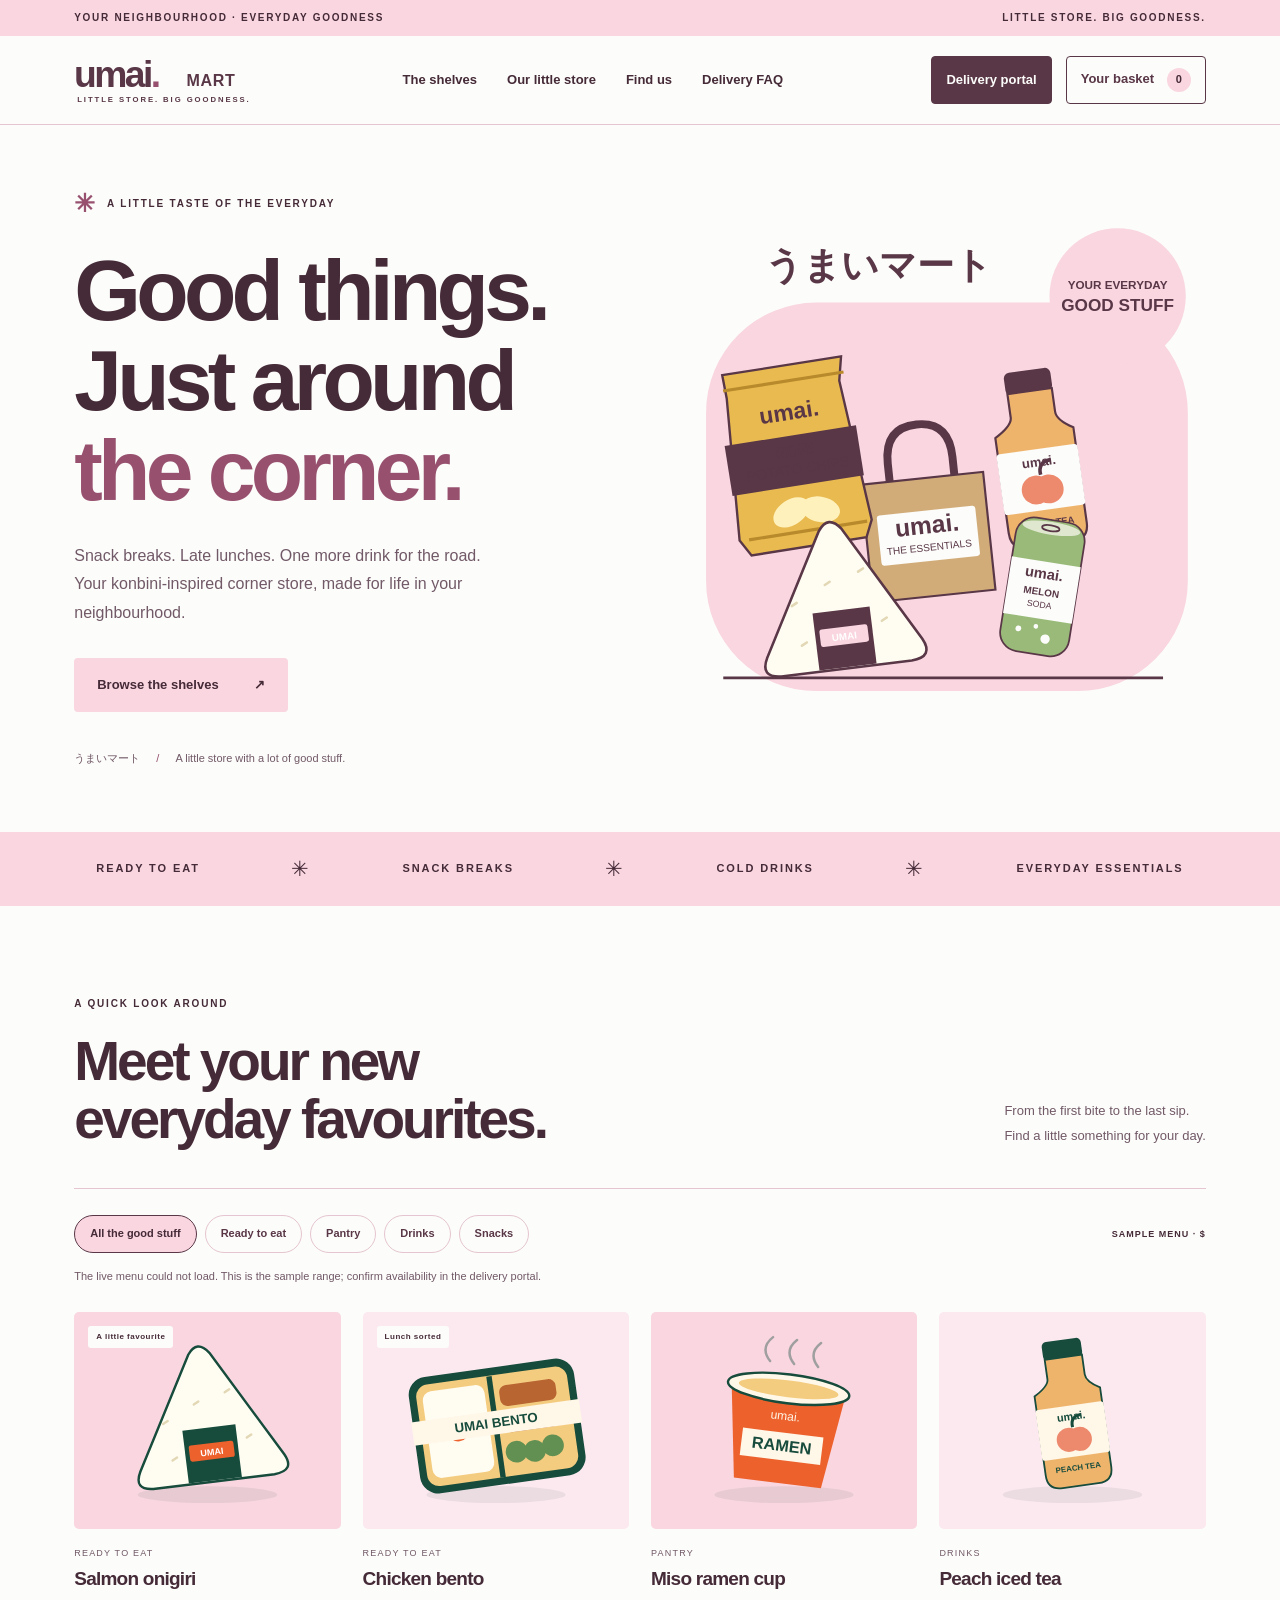
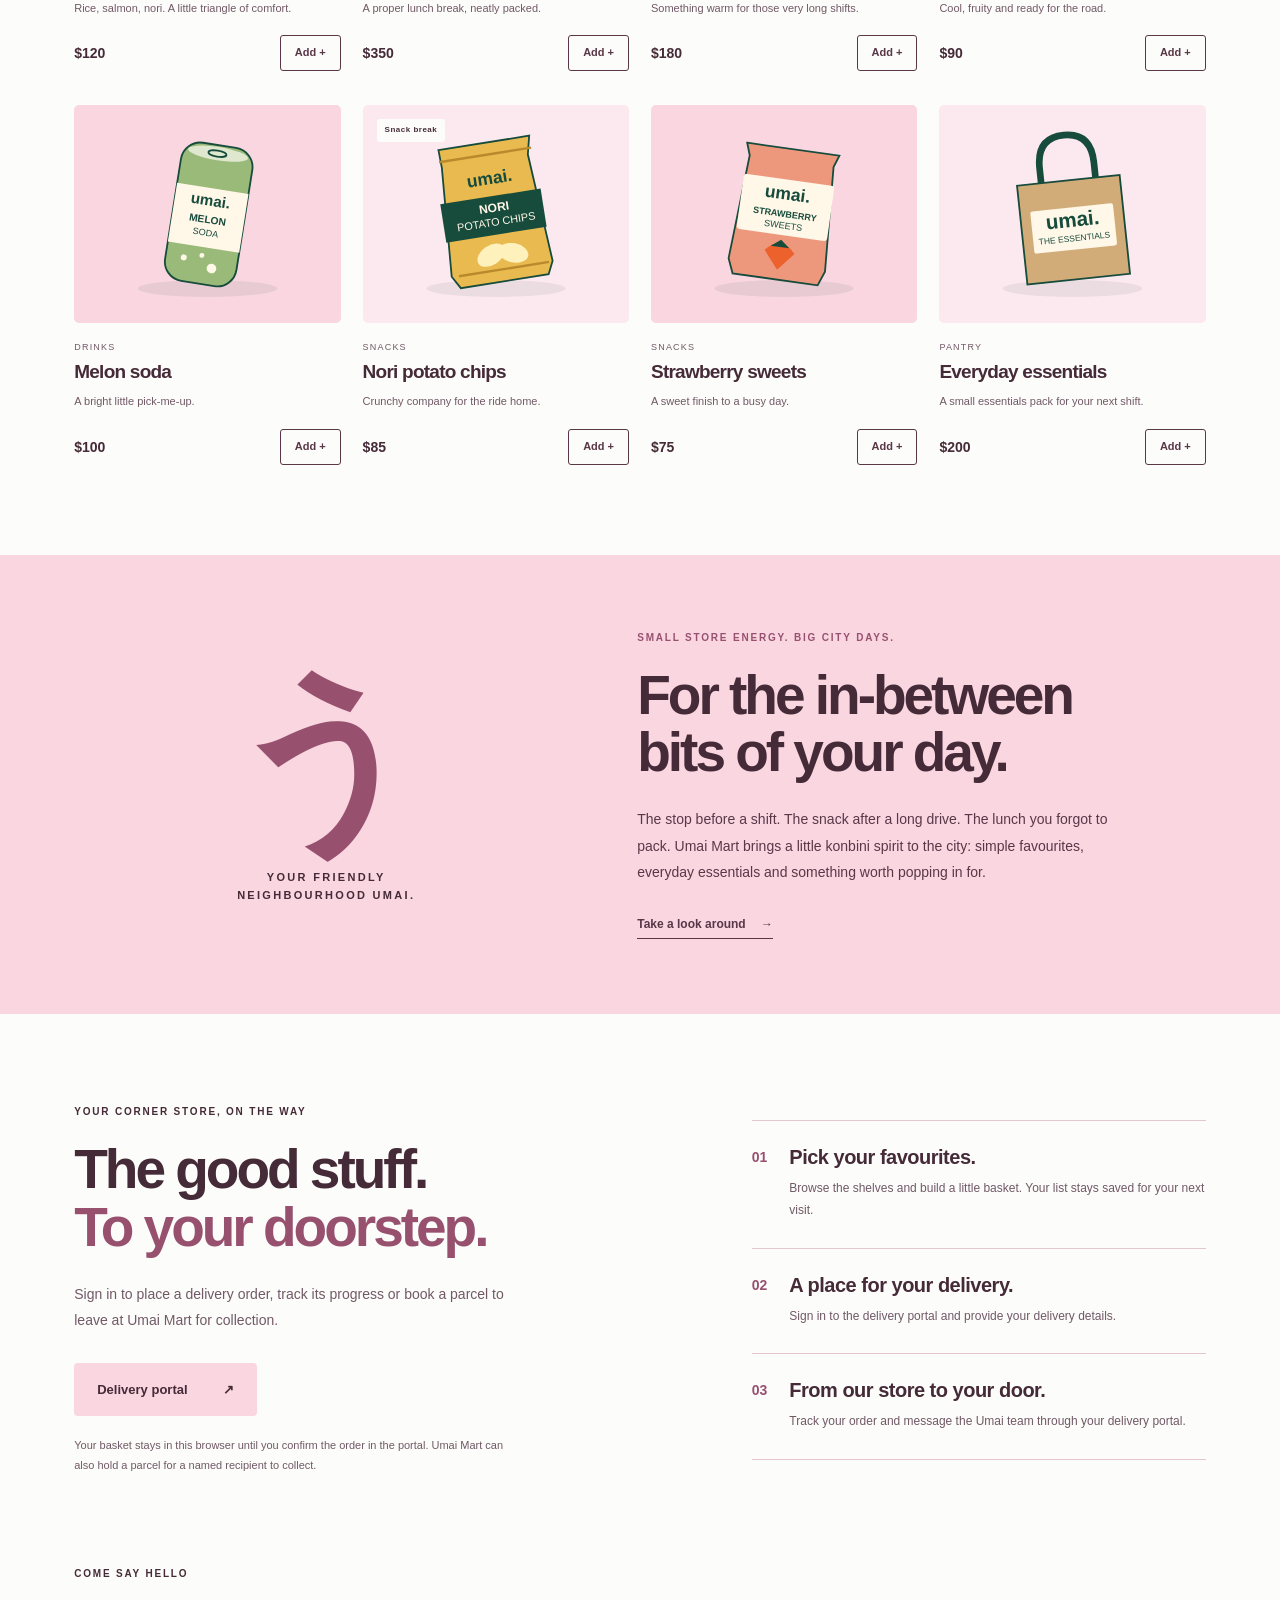
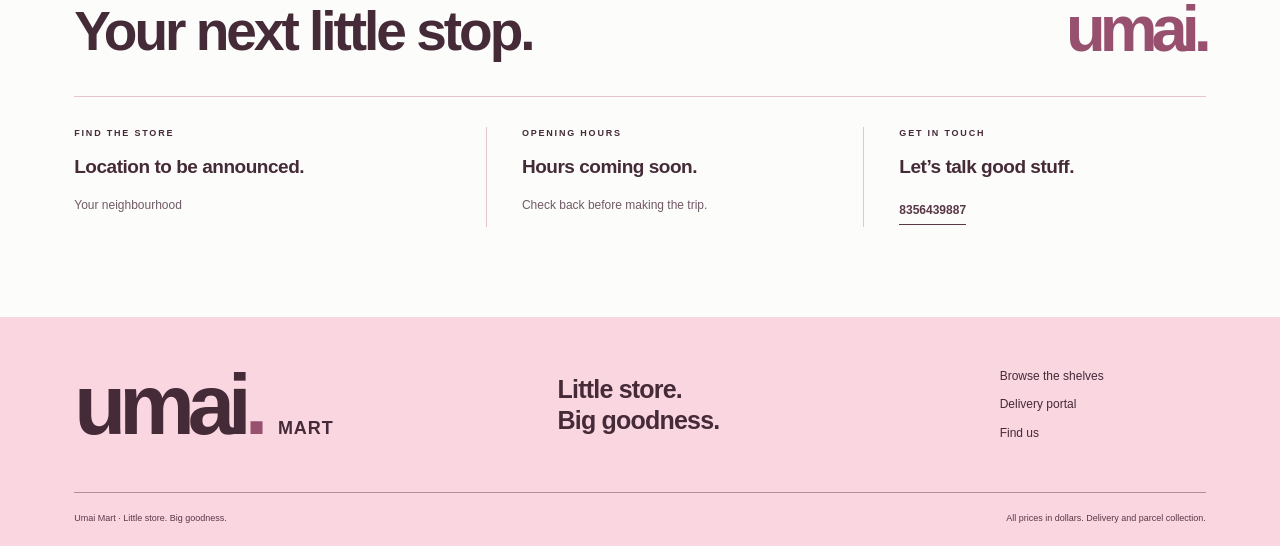
<file: index.html>
<!DOCTYPE html>
<html lang="en">
  <!-- Page metadata, stylesheets and scripts -->
  <head>
    <meta charset="utf-8">
    <meta name="viewport" content="width=device-width, initial-scale=1">
    <meta name="theme-color" content="#174c3d">
    <meta
      name="description"
      content="Umai Mart — a konbini-inspired convenience store for everyday shopping. Browse snacks, drinks and everyday essentials in your neighbourhood."
    >
    <title>Umai Mart — Little store. Big goodness.</title>
    <link rel="icon" href="assets/images/app-icon.svg" type="image/svg+xml">
    <link rel="apple-touch-icon" href="assets/images/apple-touch-icon.png">
    <link rel="stylesheet" href="assets/css/store.css?v=white-pink-black-text-1">
    <script defer="" src="assets/js/store-config.js?v=catalogue-1"></script>
    <script defer="" src="assets/js/portal-config.js"></script>
    <script src="assets/js/product-images.js?v=catalogue-1" defer=""></script>
    <script defer="" src="assets/js/store.js?v=contact-number-2"></script>
    <link rel="stylesheet" href="assets/css/tuck-truck.css?v=white-pink-black-text-1">
    <script defer="" src="assets/js/tuck-truck.js?v=snackin-wagon-1"></script>
    <link rel="stylesheet" href="assets/css/pink-theme.css?v=portal-menu-fix-2">
  </head>
  <body>
    <a class="skip-link" href="#main">Skip to content</a>
    <div class="top-strip">
      <span>YOUR NEIGHBOURHOOD · EVERYDAY GOODNESS</span>
      <span>LITTLE STORE. BIG GOODNESS.</span>
    </div>
    <header class="site-header">
      <a class="brand" href="index.html" aria-label="Umai Mart home">
        <img
          src="assets/images/umai-logo.svg?v=white-pink-2"
          width="210"
          height="63"
          alt="Umai Mart — Little store. Big goodness."
        >
      </a>
      <!-- Main navigation -->
      <nav id="main-nav" aria-label="Main navigation">
        <a href="#shop">The shelves</a>
        <a href="#about">Our little store</a>
        <a href="#visit">Find us</a>
        <a href="delivery-faq.html">Delivery FAQ</a>
      </nav>
      <div class="header-actions">
        <a class="basket-button header-portal-button" href="portal.html">Delivery portal</a>
        <button class="basket-button" id="open-basket" type="button" aria-haspopup="dialog">Your basket <span id="basket-count">0</span></button>
        <button
          class="menu-button"
          id="menu-toggle"
          type="button"
          aria-expanded="false"
          aria-controls="main-nav"
          aria-label="Open navigation"
        >☰</button>
      </div>
    </header>
    <!-- Snackin' Wagon location banner -->
    <div id="tuck-truck-banner" class="tuck-truck-banner" role="status" aria-live="polite" hidden=""></div>
    <main id="main">
      <section class="hero" aria-labelledby="hero-title">
        <div class="hero-copy">
          <p class="eyebrow"><span class="small-spark" aria-hidden="true">✳</span> A LITTLE TASTE OF THE EVERYDAY</p>
          <h1 id="hero-title">Good things.<br>Just around<br><span>the corner.</span></h1>
          <p class="hero-description">Snack breaks. Late lunches. One more drink for the road. Your konbini-inspired corner store, made for life in your neighbourhood.</p>
          <div class="hero-actions">
            <a class="button primary" href="#shop">Browse the shelves <span aria-hidden="true">↗</span></a>
          </div>
          <p class="hero-footnote">うまいマート <span aria-hidden="true">/</span> A little store with a lot of good stuff.</p>
        </div>
        <figure class="hero-art">
          <img
            src="assets/images/store-haul.svg?v=white-pink-2"
            width="850"
            height="800"
            alt="Illustrated Umai Mart shopping bag with peach tea, onigiri, nori chips and melon soda."
          >
        </figure>
      </section>
      <div class="ticker" aria-label="Ready to eat, snacks, drinks and everyday essentials">
        <span>READY TO EAT</span>
        <span aria-hidden="true">✳</span>
        <span>SNACK BREAKS</span>
        <span aria-hidden="true">✳</span>
        <span>COLD DRINKS</span>
        <span aria-hidden="true">✳</span>
        <span>EVERYDAY ESSENTIALS</span>
      </div>
      <!-- Product catalogue -->
      <section id="shop" class="shop-section section-wrap" aria-labelledby="shop-title">
        <div class="section-heading">
          <div>
            <p class="eyebrow">A QUICK LOOK AROUND</p>
            <h2 id="shop-title">Meet your new<br>everyday favourites.</h2>
          </div>
          <p class="section-description">From the first bite to the last sip.<br>Find a little something for your day.</p>
        </div>
        <div class="shop-toolbar">
          <div id="category-filters" class="filters" role="group" aria-label="Filter products">
            <button type="button" data-category="All" aria-pressed="true">All the good stuff</button>
            <button type="button" data-category="Ready to eat" aria-pressed="false">Ready to eat</button>
            <button type="button" data-category="Snacks" aria-pressed="false">Snacks</button>
            <button type="button" data-category="Drinks" aria-pressed="false">Drinks</button>
            <button type="button" data-category="Pantry" aria-pressed="false">Pantry</button>
          </div>
          <span id="sample-label" class="sample-label">SAMPLE MENU · $</span>
        </div>
        <p class="menu-notice" id="menu-notice">This is a preview range with sample prices. Confirm live prices and availability in the delivery portal.</p>
        <div id="product-grid" class="product-grid" aria-live="polite"></div>
        <noscript>
          <p>Enable JavaScript to browse the sample menu and save a basket. No orders are being accepted on this preview.</p>
        </noscript>
      </section>
      <!-- About Umai Mart -->
      <section id="about" class="about-section" aria-labelledby="about-title">
        <div class="about-label">
          <span class="about-symbol" aria-hidden="true">う</span>
          <p>YOUR FRIENDLY<br>NEIGHBOURHOOD UMAI.</p>
        </div>
        <div class="about-copy">
          <p class="eyebrow">SMALL STORE ENERGY. BIG CITY DAYS.</p>
          <h2 id="about-title">For the in-between<br>bits of your day.</h2>
          <p>The stop before a shift. The snack after a long drive. The lunch you forgot to pack. Umai Mart brings a little konbini spirit to the city: simple favourites, everyday essentials and something worth popping in for.</p>
          <a class="text-link" href="#shop">Take a look around <span aria-hidden="true">→</span></a>
        </div>
      </section>
      <!-- Delivery information -->
      <section id="delivery" class="delivery-section section-wrap" aria-labelledby="delivery-title">
        <div class="delivery-intro">
          <p class="eyebrow">YOUR CORNER STORE, ON THE WAY</p>
          <h2 id="delivery-title">The good stuff.<br><span>To your doorstep.</span></h2>
          <p id="delivery-note">Sign in to place a delivery order, track its progress or book a parcel to leave at Umai Mart for collection.</p>
          <a class="button primary" href="portal.html">Delivery portal <span aria-hidden="true">↗</span></a>
          <p class="quiet-note">Your basket stays in this browser until you confirm the order in the portal. Umai Mart can also hold a parcel for a named recipient to collect.</p>
        </div>
        <ol class="delivery-steps">
          <li>
            <span class="step-number">01</span>
            <div>
              <h3>Pick your favourites.</h3>
              <p>Browse the shelves and build a little basket. Your list stays saved for your next visit.</p>
            </div>
          </li>
          <li>
            <span class="step-number">02</span>
            <div>
              <h3>A place for your delivery.</h3>
              <p>Sign in to the delivery portal and provide your  delivery details.</p>
            </div>
          </li>
          <li>
            <span class="step-number">03</span>
            <div>
              <h3>From our store to your door.</h3>
              <p>Track your order and message the Umai team through your delivery portal.</p>
            </div>
          </li>
        </ol>
      </section>
      <!-- Store location, opening hours and contact details -->
      <section id="visit" class="visit-section section-wrap" aria-labelledby="visit-title">
        <div class="section-heading">
          <div>
            <p class="eyebrow">COME SAY HELLO</p>
            <h2 id="visit-title">Your next little stop.</h2>
          </div>
          <span class="visit-mark" aria-hidden="true">umai.</span>
        </div>
        <div class="visit-grid">
          <div>
            <p class="eyebrow">FIND THE STORE</p>
            <h3 id="location-text">Location to be announced.</h3>
            <p>Your neighbourhood</p>
          </div>
          <div>
            <p class="eyebrow">OPENING HOURS</p>
            <h3 id="hours-text">Hours coming soon.</h3>
            <p>Check back before making the trip.</p>
          </div>
          <div>
            <p class="eyebrow">GET IN TOUCH</p>
            <h3>Let’s talk good stuff.</h3>
            <button
              class="text-link"
              id="copy-phone"
              type="button"
              data-phone="8356439887"
              aria-label="Copy phone number 8356439887"
            >8356439887</button>
          </div>
        </div>
      </section>
    </main>
    <footer class="site-footer">
      <div class="footer-top">
        <a href="index.html" class="footer-brand">umai<span>.</span> <small>MART</small></a>
        <p>Little store.<br>Big goodness.</p>
        <div>
          <a href="#shop">Browse the shelves</a>
          <a href="portal.html">Delivery portal</a>
          <a href="#visit">Find us</a>
        </div>
      </div>
      <div class="footer-bottom">
        <span>Umai Mart · Little store. Big goodness.</span>
        <span>All prices in dollars. Delivery and parcel collection.</span>
      </div>
    </footer>
    <!-- Basket dialog -->
    <div id="basket-overlay" class="basket-overlay" hidden="">
      <section
        id="basket-dialog"
        class="basket-dialog"
        role="dialog"
        aria-modal="true"
        aria-labelledby="basket-title"
        tabindex="-1"
      >
        <div class="basket-heading">
          <div>
            <p class="eyebrow">A LITTLE HAUL</p>
            <h2 id="basket-title">Your basket.</h2>
          </div>
          <button id="close-basket" class="close-button" type="button" aria-label="Close basket">×</button>
        </div>
        <div id="basket-items" class="basket-items"></div>
        <div class="basket-summary">
          <div>
            <span>Items subtotal</span>
            <strong id="basket-subtotal">$0</strong>
          </div>
          <p>Estimated items subtotal. Confirm live prices and delivery fees in the portal.</p>
          <button class="button primary" id="copy-basket" type="button">Copy shopping list</button>
          <a class="button secondary" href="portal.html">Delivery portal <span aria-hidden="true">→</span></a>
          <p class="quiet-note">Your basket is a saved shopping list. Sign in and confirm in the portal to place an order.</p>
        </div>
      </section>
    </div>
    <!-- Toast notifications -->
    <div id="toast" class="store-toast" role="status" aria-live="polite" aria-atomic="true"></div>
  </body>
</html>
</file>
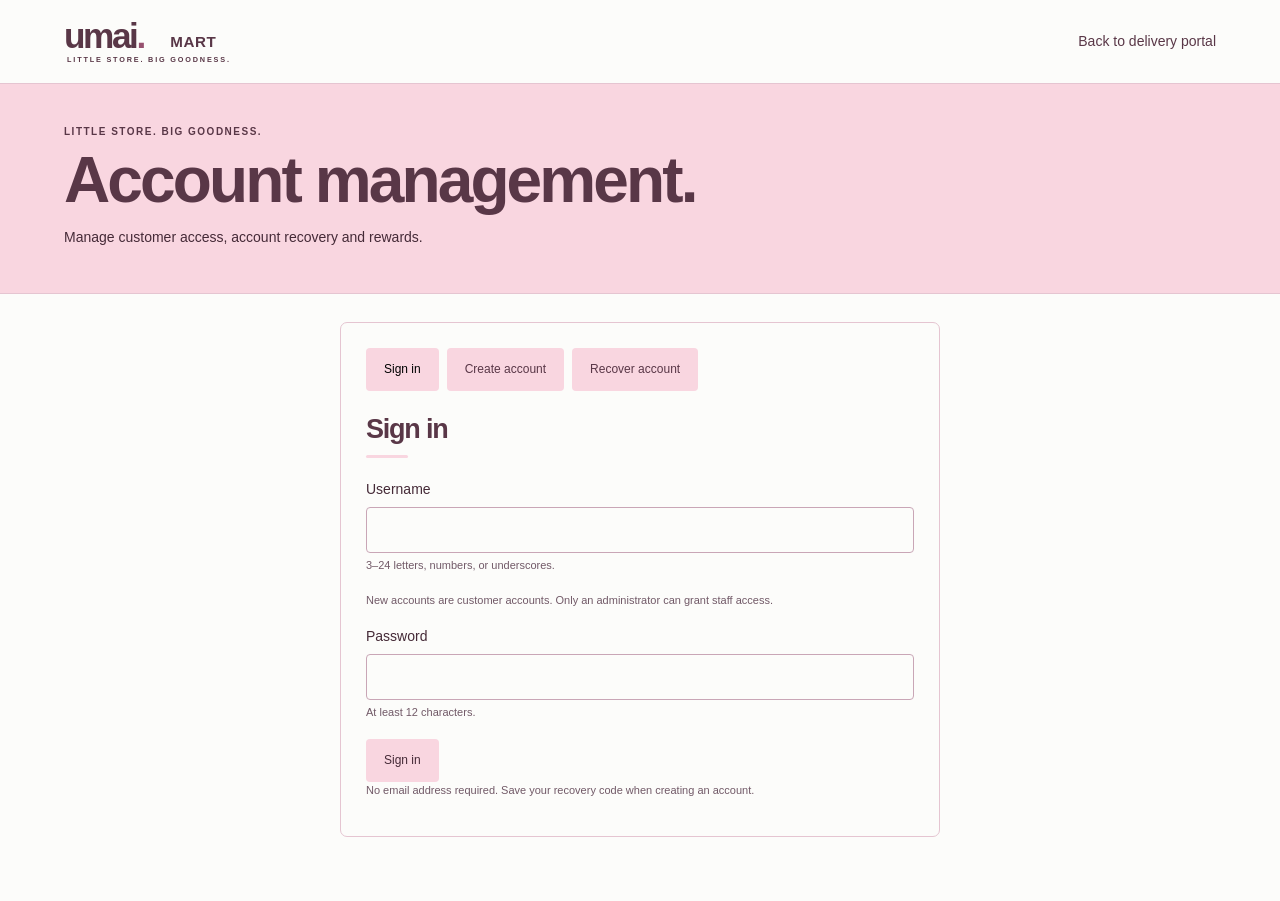
<file: account-management.html>
<!DOCTYPE html>
<html lang="en"><head>
  <meta charset="utf-8">
  <meta name="viewport" content="width=device-width, initial-scale=1">

  <title>Account management | Umai Mart</title>

  <link rel="icon" href="assets/images/app-icon.svg">

  
  
  

  <link rel="stylesheet" href="assets/css/portal.css?v=white-pink-black-text-1">
  <link rel="manifest" href="portal.webmanifest?v=app-logo-1">
  <meta name="theme-color" content="#174c3d">
  <meta name="apple-mobile-web-app-capable" content="yes">
  <link rel="apple-touch-icon" href="assets/images/apple-touch-icon.png">
<link rel="stylesheet" href="assets/css/store.css?v=white-pink-black-text-1"><link rel="stylesheet" href="assets/css/umai-portal.css?v=white-pink-black-text-1">  <link rel="stylesheet" href="assets/css/delivery-map.css?v=white-pink-black-text-1">
  <link rel="stylesheet" href="assets/css/rewards.css?v=white-pink-black-text-1">
  <link rel="stylesheet" href="assets/css/tuck-truck.css?v=white-pink-black-text-1">
<link rel="stylesheet" href="assets/css/management-layout.css?v=white-pink-black-text-1">
  <link rel="stylesheet" href="assets/css/pink-theme.css?v=portal-menu-fix-2">
</head>

<body data-portal-page="management" class="umai-portal" data-management-view="accounts">
  <!-- Header -->
  <header>
    <a href="account-management.html" id="logo-refresh" aria-label="Refresh current page" title="Refresh current page">
      <img src="assets/images/umai-logo.svg?v=white-pink-2" alt="Umai Mart">
    </a>

    <div class="portal-header-actions">
      <a href="portal.html">Back to delivery portal</a>
      <button id="notifications-button" class="portal-notification-bell" type="button" hidden="" aria-label="Notifications: 0 unread notifications" aria-expanded="false" aria-controls="notification-panel">
        <svg xmlns="http://www.w3.org/2000/svg" class="portal-bell-icon" aria-hidden="true" focusable="false" viewBox="0 0 512 512"><path d="M427.68 351.43C402 320 383.87 304 383.87 217.35 383.87 138 343.35 109.73 310 96c-4.43-1.82-8.6-6-9.95-10.55C294.2 65.54 277.8 48 256 48s-38.21 17.55-44 37.47c-1.35 4.6-5.52 8.71-9.95 10.53-33.39 13.75-73.87 41.92-73.87 121.35C128.13 304 110 320 84.32 351.43 73.68 364.45 83 384 101.61 384h308.88c18.51 0 27.77-19.61 17.19-32.57zM320 384v16a64 64 0 01-128 0v-16" fill="none" stroke="currentColor" stroke-linecap="round" stroke-linejoin="round" stroke-width="32"></path></svg>
        <span id="notification-count" class="portal-notification-badge" aria-hidden="true" hidden="">0</span>
      </button>
      <button id="portal-menu-button" class="portal-menu-toggle" type="button" hidden="" aria-label="Open portal menu" aria-expanded="false" aria-controls="portal-menu">
        <span aria-hidden="true">☰</span>
      </button>
    </div>
      <nav class="portal-navigation portal-menu" id="portal-menu" hidden="" aria-label="Portal pages">
        <a class="button-link" href="portal.html">
          Delivery portal
        </a>

        <a class="button-link" href="account-settings.html">
          Account settings
        </a>

        <a class="button-link" id="management-link" href="store-management.html" hidden="">Store management</a><a class="button-link" id="account-management-link" href="account-management.html" hidden="" aria-current="page">Account management</a>

        <a class="button-link" id="staff-chat-link" href="staff-chat.html" hidden="">Staff chat</a>



        <button id="logout">Sign out</button>
      <a href="delivery-faq.html" class="button-link">Delivery FAQ</a></nav>
    <section class="card" id="notification-panel" hidden="" aria-labelledby="notification-title">
        <div class="notification-panel-heading"><h2 id="notification-title">Notifications</h2><button id="close-notifications" type="button" aria-label="Close notifications"><span aria-hidden="true">×</span></button></div>
        <p id="notification-state" class="note" role="status" aria-live="polite"></p>
        <div id="notification-list" class="notification-list"></div>
        <p class="note">Opening a conversation marks the messages you view as read for your account. Use “Mark as read” to dismiss an announcement.</p>
      </section>
  </header>

  <!-- Hero -->
  <section class="portal-hero">
    <div class="hero-inner">
      <p class="eyebrow">LITTLE STORE. BIG GOODNESS.</p>
      <h1>Account management.</h1>
      <p>Manage customer access, account recovery and rewards.</p>
    </div>
  </section>

  <main>
    <p id="status" role="status" aria-live="polite"></p>

    <!-- Sign in, registration, and recovery -->
    <section class="card" id="account">
      <div class="tabs" role="group" aria-label="Account options">
        <button data-mode="login">Sign in</button>
        <button data-mode="register">Create account</button>
        <button data-mode="recover">Recover account</button>
      </div>

      <h2 id="auth-title">Sign in</h2>

      <form id="auth-form">
        <label>
          Username
          <input id="username" autocomplete="username" minlength="3" maxlength="24" pattern="[A-Za-z0-9_]{3,24}" required="">
          <span class="note">
            3–24 letters, numbers, or underscores.
          </span>
        </label>

        <p class="note">New accounts are customer accounts. Only an administrator can grant staff access.</p>

        <label id="display-label" hidden="">
          <span id="registration-name-label">Full name / account name</span>
          <input id="display-name" maxlength="80">
        </label>

        <label>
          Password
          <input id="password" type="password" autocomplete="current-password" minlength="12" maxlength="128" required="">
          <span class="note">At least 12 characters.</span>
        </label>

        <label id="recovery-label" hidden="">
          Recovery code
          <input id="recovery-input" autocomplete="off" maxlength="80">
        </label>

        <button id="auth-submit" type="submit">Sign in</button>
      </form>

      <p class="note">
        No email address required. Save your recovery code when creating
        an account.
      </p>
    </section>

    <!-- Recovery code -->
    <section class="card" id="recovery-result" hidden="">
      <h2>Save your recovery code</h2>

      <p>
        This code can reset your password. Store it privately in a safe place. A successful reset replaces it with a new code.
      </p>

      <label>
        Recovery code
        <input id="recovery-output" readonly="">
      </label>

      <button id="copy-registration-recovery" type="button">Copy recovery code</button>

      <button id="recovery-saved">
        I have saved it — continue
      </button>
    </section>

    <!-- Required password change -->
    <section class="card" id="password-change" hidden="">
      <h2>Choose your own password</h2>

      <p>
        Your account was recovered by staff. Change the temporary password
        to reopen your portal.
      </p>

      <form id="temporary-form">
        <label>
          Temporary password
          <input id="current-temporary" type="password" autocomplete="current-password" required="">
        </label>

        <label>
          New password
          <input id="permanent-password" type="password" minlength="12" maxlength="128" autocomplete="new-password" required="">
        </label>

        <button>Save new password</button>
      </form>

      <button id="temporary-logout">Sign out</button>
    </section>

    <!-- Restricted access -->
    <section id="restricted" class="card" hidden="">
      <h2>Staff access required</h2>
      <p>This page is available to Umai Mart staff.</p>

      <a class="button-link" href="portal.html">
        Back to delivery portal
      </a>

      <button id="restricted-logout">Sign out</button>
    </section>

    <!-- Store management dashboard -->
    <section id="dashboard" hidden=""><div class="actions">
        <div>
          <p class="eyebrow" id="role-label">CUSTOMER ACCOUNT</p>
          <h2 id="account-name"></h2>
        </div>
      </div><div class="management-account-picker"><label id="client-label" hidden="">
        Account to manage
        <select id="client-select"></select>
      </label><p id="management-note" class="note"></p></div><div class="management-grid"><section class="card" id="owner-downgrade-panel" hidden="">
        <h2>Downgrade customer account owner to employee</h2>
        <p id="owner-downgrade-target"></p>
        <p>Their login and memberships in other businesses stay with this account. Their former business package, documents, discussions, members and staff assignments are retained but unavailable while this account is an employee. Upgrading it again restores that business access.</p>
        <p>The account will be signed out and must sign in again as an employee. Their private administrator chat remains available.</p>
        <form id="owner-downgrade-form">
          <label>Full name<input id="employee-character-name" maxlength="80" required=""></label>
          <label>Type the selected account's exact username<input id="owner-downgrade-username" autocomplete="off" required=""></label>
          <label style="display: flex; align-items: center; gap: 12px;">
            <input id="owner-downgrade-confirmed" type="checkbox" required="" style="width: auto; margin: 0; flex-shrink: 0;">
            <span>
              I intend to downgrade the selected customer account owner to an employee.
            </span>
          </label>
          <button type="submit">Downgrade to employee</button>
        </form>
      </section><section class="card" id="staff-promotion-panel" hidden="">
        <h2>Upgrade customer to staff</h2>
        <p id="staff-promotion-target"></p>
        <p>Staff can use team chat and manage only assigned customers, orders and parcels. This does not grant administrator access. Customer records are retained, but the account will use the staff portal. The person must sign in again.</p>
        <form id="staff-promotion-form">
          <label><input id="staff-promotion-confirmed" type="checkbox" required=""> I intend to grant staff access to this account.</label>
          <button type="submit">Upgrade to staff</button>
        </form>
      </section><section class="card" id="owner-upgrade-panel" hidden="">
        <h2>Upgrade employee to customer account owner</h2>
        <p id="owner-upgrade-target"></p>
        <p>This adds their own business portal. Their login, existing memberships and administrator conversation are preserved.</p>
        <form id="owner-upgrade-form">
          <label>Full name / account name<input id="owner-business-name" maxlength="80" required=""></label>
          <label><input id="owner-upgrade-confirmed" type="checkbox" required=""> I intend to upgrade the selected employee to a customer account owner.</label>
          <button>Upgrade selected employee</button>
        </form>
      </section><section class="card" id="employee-members-panel" hidden="">
        <h2>Business employees and members</h2>
        <p>Add an existing employee login to this business. Access is active immediately; their password and recovery code stay unchanged.</p>
        <form id="employee-add-form">
          <label>Employee<select id="employee-select" required=""></select></label>
          <button>Add employee to selected business</button>
        </form>
        <div id="employee-member-list"></div>
      </section><section class="card" id="staff-assignment-panel" hidden="">
        <h2>Assigned staff</h2>
        <p>Assigned staff can manage this business's package and customer discussion. Administrators retain access to all accounts.</p>
        <form id="staff-assignment-form">
          <label>Staff member<select id="assignment-staff" required=""></select></label>
          <button>Assign to selected business</button>
        </form>
        <div id="staff-assignment-list"></div>
        <p id="assignment-note" class="note"></p>
      </section><section class="card" id="staff-recovery" hidden="">
        <h2>Recover selected account</h2>

        <p>
          Verify the customer's identity before resetting their account.
          Staff accounts require an administrator. You cannot reset your
          own account here.
        </p>

        <form id="staff-reset-form">
          <label>
            Identity verification note
            <textarea id="verification-note" minlength="10" maxlength="500" rows="3" required="" placeholder="Describe how you verified the account owner. Do not include passwords or recovery codes."></textarea>
          </label>

          <label>
            <input id="identity-confirmed" type="checkbox" required="">
            I have verified this person's identity and intend to reset
            the selected account.
          </label>

          <button>Issue temporary password</button>
        </form>

        <div id="staff-reset-result" hidden="">
          <p>
            Share these credentials privately with the verified owner.
            They are shown only for this reset. The previous recovery
            code is invalid.
          </p>

          <label>
            Temporary password
            <input id="issued-password" readonly="">
          </label>

          <label>
            Recovery code
            <input id="issued-code" readonly="">
          </label>

          <p>
            The customer must choose a new password. They will receive
            a replacement recovery code after that change.
          </p>

          <button id="dismiss-credentials">
            Credentials delivered — clear
          </button>
        </div>
      </section><section class="card danger-zone" id="account-deletion" hidden="">
        <h2>Delete selected customer account</h2>

        <p id="delete-target"></p>

        <p>
          This permanently deletes the customer's login, package details,
          messages, and saved ledger entries. It cannot be undone through
          the portal. Linked documents themselves are not deleted. If this account owns a shared business, its membership links are removed too. Members keep their separate logins and their own businesses.
        </p>

        <form id="delete-form">
          <label>
            Type the customer's exact username
            <input id="delete-confirm" autocomplete="off" required="">
          </label>

          <label>
            Your administrator password
            <input id="delete-password" type="password" autocomplete="current-password" required="">
          </label>

          <label>
            <input id="delete-acknowledged" type="checkbox" required="">
            I intend to permanently delete this customer account and
            its portal records.
          </label>

          <button class="danger-button">
            Permanently delete customer
          </button>
        </form>
      </section><section class="card" id="reward-management" hidden=""><p class="eyebrow">ADMINISTRATOR · LOYALTY</p><h2>Rewards management</h2><p id="reward-admin-status" role="status" aria-live="polite"></p>
<details class="reward-admin-part" open=""><summary>Earning rules</summary><form id="reward-rules-form"><label class="check-row"><input type="checkbox" id="reward-enabled">Earn points on new orders</label><label>Spend amount ($)<input type="number" id="reward-spend" min="1" max="1000000" step="0.01" required=""></label><label>Points per spend amount<input type="number" id="reward-earn" min="1" max="1000" step="1" required=""></label><p class="note">Whole spend blocks only. For example, 1 point per $100 gives 2 points for $250 of items. Rules are saved with new orders. Points are awarded after payment is marked paid and the handover PIN completes delivery or collection. Earlier orders are not backfilled.</p><button>Save earning rules</button></form></details>
<details class="reward-admin-part"><summary>Reward catalogue</summary><label>Reward<select id="reward-edit-select"><option value="">New reward</option></select></label><button type="button" id="reward-new">Add new reward</button><form id="reward-edit-form"><label>Reward name<input id="reward-title" maxlength="80" required=""></label><label>What the customer receives<textarea id="reward-description" maxlength="500" rows="3"></textarea></label><label>Points required<input id="reward-cost" type="number" min="1" max="1000000000" step="1" required=""></label><label class="check-row"><input type="checkbox" id="reward-active">Available for redemption</label><p class="note">Rewards are collected from the store; they do not automatically discount a shopping basket. Hiding a reward preserves existing claims and their original terms.</p><button>Save reward</button></form></details>
<details class="reward-admin-part"><summary>Customer balances</summary><label>Account<select id="reward-customer"><option value="">Choose an account</option></select></label><p id="reward-selected-balance" class="note"></p><form id="reward-adjust-form"><label>Point adjustment (use a negative number to deduct)<input id="reward-adjust-amount" type="number" min="-1000000" max="1000000" step="1" required=""></label><label>Reason<textarea id="reward-adjust-note" minlength="5" maxlength="500" rows="3" required=""></textarea></label><button>Apply points adjustment</button></form><div id="reward-selected-history"></div></details>
</section><section class="card" id="reward-team" hidden=""><details><summary>Reward collection queue</summary><p class="note">Match the customer's name and claim reference before handing over a reward. Cancelling a pending claim returns its points once.</p><button type="button" id="reward-queue-refresh">Refresh claims</button><p id="reward-team-status" role="status" aria-live="polite"></p><div id="reward-queue"></div></details></section></div>
      
      





      

      

      

      <!-- Staff-assisted recovery -->
          <!-- Staff package editor -->
          

      

      

      

      

      

      

      <!-- Customer account deletion -->
      
    </section><div hidden="" id="management-compatibility"><section class="card" id="tuck-truck-management" hidden="">
        <h2>Snackin' Wagon banner</h2>
        <p>Show the Snackin' Wagon’s current location on the main website and delivery portal. This location is public.</p>
        <form id="tuck-truck-form">
          <label class="tuck-truck-toggle"><input id="tuck-truck-enabled" type="checkbox"> Enable Snackin' Wagon banner</label>
          <label>Location<input id="tuck-truck-location" maxlength="160" placeholder="e.g. Legion Square"></label>
          <button type="submit">Save banner</button>
        </form>
        <p id="tuck-truck-status" role="status" aria-live="polite"></p>
      </section><section id="store-manager" class="card" hidden=""><p class="eyebrow">ADMINISTRATOR · SHOP SETTINGS</p><h2>Products &amp; stock</h2><button id="store-menu-refresh" type="button">Reload stock</button><div class="catalogue-actions"><button type="button" id="store-add-product">Add new item +</button><p class="note">Add a product once here. Visible products appear on the storefront automatically.</p></div><label>Product<select id="store-product-select"><option value="">New product</option></select></label><form id="store-product-form"><label>Name<input id="store-product-name" maxlength="100" required=""></label><label>Category<input id="store-product-category" required="" maxlength="60" list="store-category-options" placeholder="Choose a category or type a new one"><datalist id="store-category-options"></datalist></label><label>Description<textarea id="store-product-description" maxlength="300" rows="2"></textarea></label><label>Price ($)<input id="store-product-price" type="number" min="0" max="10000000" step="0.01" required=""></label><label>Available stock<input id="store-product-stock" type="number" min="0" max="100000" required=""></label><div class="catalogue-photo"><label>Product photo<input id="store-product-file" type="file" accept="image/jpeg,image/png,image/webp"><span class="note">JPG, PNG or WebP, up to 5 MB. Product photos are public.</span></label><button type="button" id="store-upload-photo">Upload selected photo</button><label>Photo URL (optional)<input id="store-product-image" type="url" maxlength="2048" placeholder="https://…"><span class="note">Upload a photo above or paste a hosted image URL. Leave blank to use an illustration.</span></label></div><label>Illustration<select id="store-product-art"><option>onigiri</option><option>bento</option><option>ramen</option><option>tea</option><option>soda</option><option>chips</option><option>candy</option><option>pantry</option></select></label><label class="check-row"><input type="checkbox" id="store-product-available" checked="">Show this product on the menu</label><div class="catalogue-preview" aria-label="Product preview"><p class="eyebrow">LIVE PREVIEW</p><img id="store-preview-image" alt="Product preview" width="220" height="180"><strong id="store-preview-name">New item</strong><p id="store-preview-category">Category</p><p id="store-preview-description"></p><span id="store-preview-price">$0.00</span></div><button>Save item</button></form><p id="store-manager-status" role="status" aria-live="polite"></p><details class="store-preferences"><summary>Delivery fees and ordering settings</summary><form id="store-settings-form"><p class="note">Delivery fee: 10% of the items subtotal, rounded to the nearest cent. Collection has no delivery fee.</p><input type="hidden" id="store-delivery-fee"><label>Parcel holding fee ($)<input type="number" id="store-parcel-fee" min="0" max="10000000" step="0.01" required=""></label><label class="check-row"><input type="checkbox" id="store-enabled">Accept new orders and parcel bookings</label><label class="check-row"><input type="checkbox" id="store-sample">Show sample menu / price notice</label><button>Save store settings</button></form></details><section class="store-preferences"><h3>Delivery and collection options</h3><form id="delivery-options-form"><label class="check-row"><input type="checkbox" id="store-delivery-scheduler"> Enable delivery scheduler</label><label class="check-row"><input type="checkbox" id="store-disable-delivery"> Disable deliveries</label><label class="check-row"><input type="checkbox" id="store-disable-collection"> Disable click and collect</label><p class="note">These switches affect new shop orders. Existing orders remain available. The main ordering switch above also controls parcel bookings.</p><button type="submit">Save delivery options</button></form></section></section><section class="card" id="announcement-composer" hidden="">
        <p class="eyebrow">ADMINISTRATOR · ALL ACCOUNTS</p>
        <h2>Send an announcement</h2>
        <p>Post a notice to every existing account’s notification bell. Accounts with push enabled also receive a generic  reminder on their subscribed devices.</p>
        <form id="announcement-form">
          <label>Title
            <input id="announcement-title" maxlength="100" required="">
          </label>
          <label>Announcement
            <textarea id="announcement-body" rows="5" maxlength="2000" required=""></textarea>
          </label>
          <div class="announcement-preview" aria-label="Announcement preview">
            <p class="eyebrow">PREVIEW</p>
            <strong id="announcement-preview-title">Announcement title</strong>
            <p id="announcement-preview-body">Your announcement will appear here.</p>
          </div>
          <label class="announcement-confirmation">
            <input id="announcement-confirmed" type="checkbox" required="">
            <span>I intend to send this announcement to every portal account.</span>
          </label>
          <button type="submit">Send to all accounts</button>
        </form>
        <p id="announcement-send-status" role="status" aria-live="polite"></p>
      </section></div>

    <!-- Toast notifications -->
    <div id="copy-toast" class="toast" role="status" aria-live="polite" aria-atomic="true"></div>

    <noscript>This portal needs JavaScript enabled.</noscript>
  <div hidden="" id="legacy-finance-markup"><section class="card" id="service-editor" hidden="">
            <h2>Manage client package</h2>

            <form id="service-form">
              <label>
                Package name
                <input id="package-input" maxlength="100" placeholder="e.g. Ledger Management">
              </label>

              <label>
                Monthly cost
                <input id="cost-input" type="number" min="0" max="9999999999" step="0.01" required="">
              </label>

              <label>
                Contract link
                <input id="contract-input" type="url" maxlength="2048" placeholder="https://…">
              </label>

              <label>
                Documentation link
                <input id="documentation-input" type="url" maxlength="2048" placeholder="https://…">
              </label>

              <button>Save package details</button>
            </form>

            <p class="note">
              Leave a link blank if it is not available yet.
            </p>
          </section></div></main>

  <!-- Scripts -->
  <script src="assets/js/portal-compat.js?v=catalogue-1"></script>
  <script src="assets/js/vendor/supabase-2.57.4-compat.js?v=phone-1"></script>
  <script src="assets/js/portal-config.js"></script>
  <script src="assets/js/store-config.js?v=catalogue-1"></script><script src="assets/js/product-images.js?v=catalogue-1"></script><script src="assets/js/delivery-map.js?v=gestures-1"></script><script src="assets/js/delivery.js?v=delivery-options-1"></script><script src="assets/js/rewards.js?v=management-split-1"></script><script src="assets/js/portal-demo.js?v=delivery-options-1"></script><script src="assets/js/tuck-truck.js?v=snackin-wagon-1"></script><script src="assets/js/portal.js?v=delivery-faq-1"></script>


</body></html>
</file>
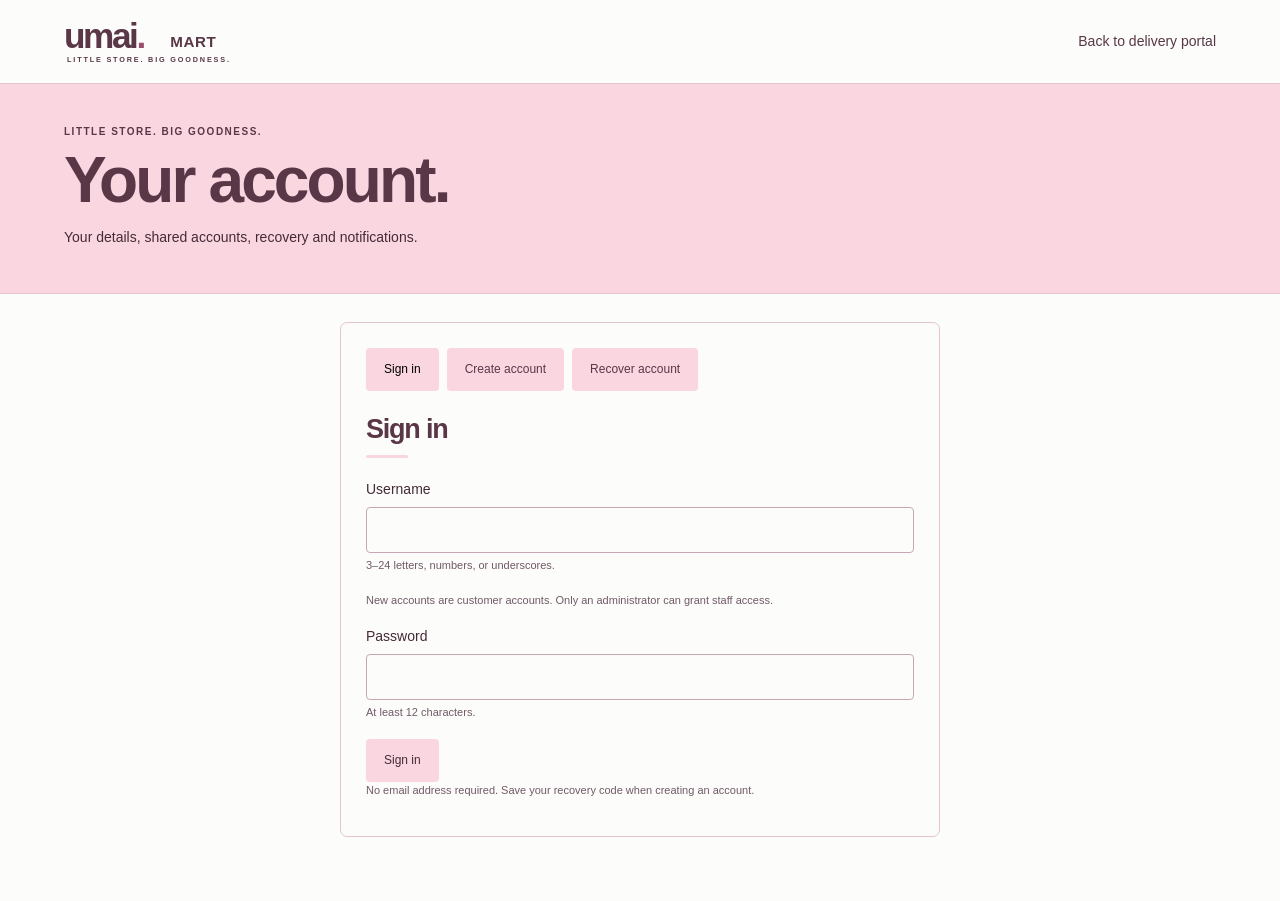
<file: account-settings.html>
<!DOCTYPE html>
<html lang="en"><head>
  <meta charset="utf-8">
  <meta name="viewport" content="width=device-width, initial-scale=1">

  <title>Account settings | Umai Mart</title>

  <link rel="icon" href="assets/images/app-icon.svg">

  
  
  

  <link rel="stylesheet" href="assets/css/portal.css?v=white-pink-black-text-1">
  <link rel="manifest" href="portal.webmanifest?v=app-logo-1">
  <meta name="theme-color" content="#174c3d">
  <meta name="apple-mobile-web-app-capable" content="yes">
  <link rel="apple-touch-icon" href="assets/images/apple-touch-icon.png">
<link rel="stylesheet" href="assets/css/store.css?v=white-pink-black-text-1"><link rel="stylesheet" href="assets/css/umai-portal.css?v=white-pink-black-text-1">  <link rel="stylesheet" href="assets/css/delivery-map.css?v=white-pink-black-text-1">
  <link rel="stylesheet" href="assets/css/rewards.css?v=white-pink-black-text-1">
<link rel="stylesheet" href="assets/css/management-layout.css?v=white-pink-black-text-1">
  <link rel="stylesheet" href="assets/css/pink-theme.css?v=portal-menu-fix-2">
</head>

<body data-portal-page="settings" class="umai-portal">
  <!-- Header -->
  <header>
    <a href="account-settings.html" id="logo-refresh" aria-label="Refresh current page" title="Refresh current page">
      <img src="assets/images/umai-logo.svg?v=white-pink-2" alt="Umai Mart">
    </a>

    <div class="portal-header-actions">
      <a href="portal.html">Back to delivery portal</a>
      <button id="notifications-button" class="portal-notification-bell" type="button" hidden="" aria-label="Notifications: 0 unread notifications" aria-expanded="false" aria-controls="notification-panel">
        <svg xmlns="http://www.w3.org/2000/svg" class="portal-bell-icon" aria-hidden="true" focusable="false" viewBox="0 0 512 512"><path d="M427.68 351.43C402 320 383.87 304 383.87 217.35 383.87 138 343.35 109.73 310 96c-4.43-1.82-8.6-6-9.95-10.55C294.2 65.54 277.8 48 256 48s-38.21 17.55-44 37.47c-1.35 4.6-5.52 8.71-9.95 10.53-33.39 13.75-73.87 41.92-73.87 121.35C128.13 304 110 320 84.32 351.43 73.68 364.45 83 384 101.61 384h308.88c18.51 0 27.77-19.61 17.19-32.57zM320 384v16a64 64 0 01-128 0v-16" fill="none" stroke="currentColor" stroke-linecap="round" stroke-linejoin="round" stroke-width="32"></path></svg>
        <span id="notification-count" class="portal-notification-badge" aria-hidden="true" hidden="">0</span>
      </button>
      <button id="portal-menu-button" class="portal-menu-toggle" type="button" hidden="" aria-label="Open portal menu" aria-expanded="false" aria-controls="portal-menu">
        <span aria-hidden="true">☰</span>
      </button>
    </div>
      <nav class="portal-navigation portal-menu" id="portal-menu" hidden="" aria-label="Portal pages">
        <a class="button-link" href="portal.html">
          Delivery portal
        </a>

        <a class="button-link" href="account-settings.html" aria-current="page">
          Account settings
        </a>

        <a class="button-link" id="management-link" href="store-management.html" hidden="">Store management</a><a class="button-link" id="account-management-link" href="account-management.html" hidden="">Account management</a>

        <a class="button-link" id="staff-chat-link" href="staff-chat.html" hidden="">Staff chat</a>



        <button id="logout">Sign out</button>
      <a href="delivery-faq.html" class="button-link">Delivery FAQ</a></nav>
    <section class="card" id="notification-panel" hidden="" aria-labelledby="notification-title">
        <div class="notification-panel-heading"><h2 id="notification-title">Notifications</h2><button id="close-notifications" type="button" aria-label="Close notifications"><span aria-hidden="true">×</span></button></div>
        <p id="notification-state" class="note" role="status" aria-live="polite"></p>
        <div id="notification-list" class="notification-list"></div>
        <p class="note">Opening a conversation marks the messages you view as read for your account. Use “Mark as read” to dismiss an announcement.</p>
      </section>
  </header>

  <!-- Hero -->
  <section class="portal-hero">
    <div class="hero-inner">
      <p class="eyebrow">LITTLE STORE. BIG GOODNESS.</p>
      <h1>Your account.</h1>
      <p>Your details, shared accounts, recovery and  notifications.</p>
    </div>
  </section>

  <main>
    <p id="status" role="status" aria-live="polite"></p>

    <!-- Sign in, registration, and recovery -->
    <section class="card" id="account">
      <div class="tabs" role="group" aria-label="Account options">
        <button data-mode="login">Sign in</button>
        <button data-mode="register">Create account</button>
        <button data-mode="recover">Recover account</button>
      </div>

      <h2 id="auth-title">Sign in</h2>

      <form id="auth-form">
        <label>
          Username
          <input id="username" autocomplete="username" minlength="3" maxlength="24" pattern="[A-Za-z0-9_]{3,24}" required="">
          <span class="note">
            3–24 letters, numbers, or underscores.
          </span>
        </label>

        <p class="note">New accounts are customer accounts. Only an administrator can grant staff access.</p>

        <label id="display-label" hidden="">
          <span id="registration-name-label">Full name / account name</span>
          <input id="display-name" maxlength="80">
        </label>

        <label>
          Password
          <input id="password" type="password" autocomplete="current-password" minlength="12" maxlength="128" required="">
          <span class="note">At least 12 characters.</span>
        </label>

        <label id="recovery-label" hidden="">
          Recovery code
          <input id="recovery-input" autocomplete="off" maxlength="80">
        </label>

        <button id="auth-submit" type="submit">Sign in</button>
      </form>

      <p class="note">
        No email address required. Save your recovery code when creating
        an account.
      </p>
    </section>

    <!-- Recovery code -->
    <section class="card" id="recovery-result" hidden="">
      <h2>Save your recovery code</h2>

      <p>
        This code can reset your password. Store it privately in a safe place. A successful reset replaces it with a new code.
      </p>

      <label>
        Recovery code
        <input id="recovery-output" readonly="">
      </label>

      <button id="copy-registration-recovery" type="button">Copy recovery code</button>

      <button id="recovery-saved">
        I have saved it — continue
      </button>
    </section>

    <!-- Required password change -->
    <section class="card" id="password-change" hidden="">
      <h2>Choose your own password</h2>

      <p>
        Your account was recovered by staff. Change the temporary password
        to reopen your portal.
      </p>

      <form id="temporary-form">
        <label>
          Temporary password
          <input id="current-temporary" type="password" autocomplete="current-password" required="">
        </label>

        <label>
          New password
          <input id="permanent-password" type="password" minlength="12" maxlength="128" autocomplete="new-password" required="">
        </label>

        <button>Save new password</button>
      </form>

      <button id="temporary-logout">Sign out</button>
    </section>

    <!-- Restricted access -->
    <section id="restricted" class="card" hidden="">
      <h2>Staff access required</h2>
      <p>This page is available to Umai Mart staff.</p>

      <a class="button-link" href="portal.html">
        Back to delivery portal
      </a>

      <button id="restricted-logout">Sign out</button>
    </section>

    <!-- Account settings dashboard -->
    <section id="dashboard" hidden="">
      <div class="actions">
        <div>
          <p class="eyebrow" id="role-label">CUSTOMER ACCOUNT</p>
          <h2 id="account-name"></h2>
        </div>
      </div>





      <section class="card account-settings" id="portal-push-settings" hidden="">
        <p class="eyebrow">OPTIONAL · OUT OF CHARACTER</p>
        <h2>Push notifications</h2>
        <p>Receive a reminder on this device when someone sends a message in a conversation available to your account, even when the portal page is closed.</p>
        <aside class="push-privacy-notice" aria-label="Out of character notice">
          <strong>OOC (Out of character) notice</strong>
          <p>These notifications are an out-of-character convenience due to the in-game phones not being able to receive notifications.</p>
          <p>Receiving an alert is to act as in character knowledge.</p>
        </aside>
        <p class="note">Lock-screen alerts show a generic reminder without names or message contents. Open the portal and sign in to read the message.</p>
        <p class="note">Enable notifications separately on each device. Alerts can continue after signing out; choose “Disable on this device” before signing out on a shared device. Enabling push for another account in the same browser switches this device to that account.</p>
        <p id="portal-push-status" role="status" aria-live="polite"></p>
        <div class="actions">
          <button id="enable-portal-push" type="button" disabled="">Enable push notifications</button>
          <button id="disable-portal-push" type="button" hidden="">Disable on this device</button>
        </div>
        <details class="push-install-guide">
          <summary>Quick guide: install Umai Mart as an app</summary>
          <p>Use your real phone or computer browser and open <a href="portal.html">the delivery portal</a>. Installation and push alerts are not supported in the in-game phone.</p>
          <h3>iPhone or iPad</h3>
          <ol>
            <li>Open the portal in Safari and tap <strong>Share</strong>.</li>
            <li>Select <strong>Add to Home Screen</strong>. If shown, keep <strong>Open as Web App</strong> switched on, then tap <strong>Add</strong>.</li>
            <li>Open the new Umai Mart icon from your Home Screen and sign in.</li>
            <li>Open <strong>Account settings</strong>, select <strong>Enable push notifications</strong> and allow notifications. Home Screen push requires iOS/iPadOS 16.4 or later.</li>
          </ol>
          <h3>Android</h3>
          <ol>
            <li>Open the portal in Chrome and tap the <strong>three-dot menu</strong>.</li>
            <li>Choose <strong>Install and create shortcut → Install</strong>, <strong>Install app</strong> or <strong>Add to Home screen</strong>, depending on your browser version.</li>
            <li>Open the installed app, sign in, then enable push in <strong>Account settings</strong> and allow notifications.</li>
          </ol>
          <h3>Desktop</h3>
          <ol>
            <li>Open the portal in Chrome or Edge and look for the <strong>Install</strong> icon in the address bar. In Chrome you can also use <strong>Menu → Cast, save, and share → Install page as app</strong>.</li>
            <li>Follow the installation prompt, then enable push in <strong>Account settings</strong>. Supported desktop browsers can also receive push without installing the app.</li>
          </ol>
          <p class="note">If alerts do not arrive, check browser and device notification permissions and Focus/Do Not Disturb settings. Delivery is not guaranteed. The portal bell remains available.</p>
        </details>
      </section>

      <!-- Personal account details -->
      <section class="card account-settings">
        <h2>Your account settings</h2>
        <p class="note">Your account can stay signed in on two browser sessions at once. A third sign-in replaces the oldest. Password changes and account recovery sign out both sessions.</p>

        <form id="profile-form">
          <label>
            Your username
            <input id="settings-username" minlength="3" maxlength="24" pattern="[A-Za-z0-9_]{3,24}" autocomplete="username" required="">
          </label>

          <label>
            <span id="settings-name-label">Your account name</span>
            <input id="settings-business" maxlength="80" required="">
          </label>

          <label>
            Current password (required when changing username)
            <input id="settings-password" type="password" autocomplete="current-password">
          </label>

          <button>Save account settings</button>
        </form>

        <p class="note">
          These settings apply to your own account, not a business you joined.
          Changing your username signs you out and replaces your recovery
          code. Your package and messages stay with your account.
        </p>
      </section>

      <section class="card account-settings">
        <h2>Change your password</h2>
        <p>This changes only your own login. Other business members keep their passwords.</p>
        <form id="own-password-form">
          <label>Current password<input id="own-current-password" type="password" autocomplete="current-password" maxlength="128" required=""></label>
          <label>New password<input id="own-new-password" type="password" autocomplete="new-password" minlength="12" maxlength="128" required=""></label>
          <label>Confirm new password<input id="own-confirm-password" type="password" autocomplete="new-password" minlength="12" maxlength="128" required=""></label>
          <button>Change my password</button>
        </form>
      </section>

      <section class="card" id="business-members-section" hidden="">
        <h2>Members of your business</h2>
        <p>You own this business. Invite an existing customer username; they must accept in their Account Settings. Members share your package, documents and discussion, but cannot change your account name or login.</p>
        <form id="member-invite-form">
          <label>Registered username<input id="member-username" minlength="3" maxlength="24" pattern="[A-Za-z0-9_]{3,24}" autocomplete="off" required=""></label>
          <button>Invite member</button>
        </form>
        <div id="business-member-list"></div>
      </section>

      <section class="card" id="business-invitations-section" hidden="">
        <h2>Business invitations</h2>
        <div id="business-invitations"></div>
      </section>

      <section class="card" id="joined-business-section" hidden="">
        <h2>Businesses you have joined</h2>
        <p>Use the business selector in Client Portal to view a shared business. Its owner manages membership and business settings.</p>
        <div id="joined-business-list"></div>
      </section>

      <!-- Generate a replacement recovery code -->
      <section class="card account-settings">
        <h2>Recovery code</h2>
        <p>Generate a new code if you did not save the previous one. The previous code will stop working as soon as the new code is generated.</p>

        <form id="recovery-code-form">
          <label>
            Current password
            <input id="own-recovery-password" type="password" autocomplete="current-password" maxlength="128" required="">
          </label>
          <button type="submit">Generate new recovery code</button>
        </form>

        <div id="own-recovery-result" hidden="">
          <p>Save this code privately. It is cleared when you leave or reload this page.</p>
          <label>
            Your new recovery code
            <input id="own-recovery-code" readonly="" autocomplete="off" spellcheck="false">
          </label>
          <div class="portal-navigation">
            <button id="copy-own-recovery" type="button">Copy code</button>
            <button id="hide-own-recovery" type="button">I have saved it — hide code</button>
          </div>
        </div>
      </section>
    </section>

    <!-- Toast notifications -->
    <div id="copy-toast" class="toast" role="status" aria-live="polite" aria-atomic="true"></div>

    <noscript>This portal needs JavaScript enabled.</noscript>
  <div hidden="" id="legacy-finance-markup"></div></main>

  <!-- Scripts -->
  <script src="assets/js/portal-compat.js?v=catalogue-1"></script>
  <script src="assets/js/vendor/supabase-2.57.4-compat.js?v=phone-1"></script>
  <script src="assets/js/portal-config.js"></script>
  <script src="assets/js/store-config.js?v=catalogue-1"></script><script src="assets/js/product-images.js?v=catalogue-1"></script><script src="assets/js/delivery-map.js?v=gestures-1"></script><script src="assets/js/delivery.js?v=management-split-1"></script><script src="assets/js/rewards.js?v=management-split-1"></script><script src="assets/js/portal-demo.js?v=rewards-1"></script><script src="assets/js/portal.js?v=delivery-faq-1"></script>


</body></html>
</file>
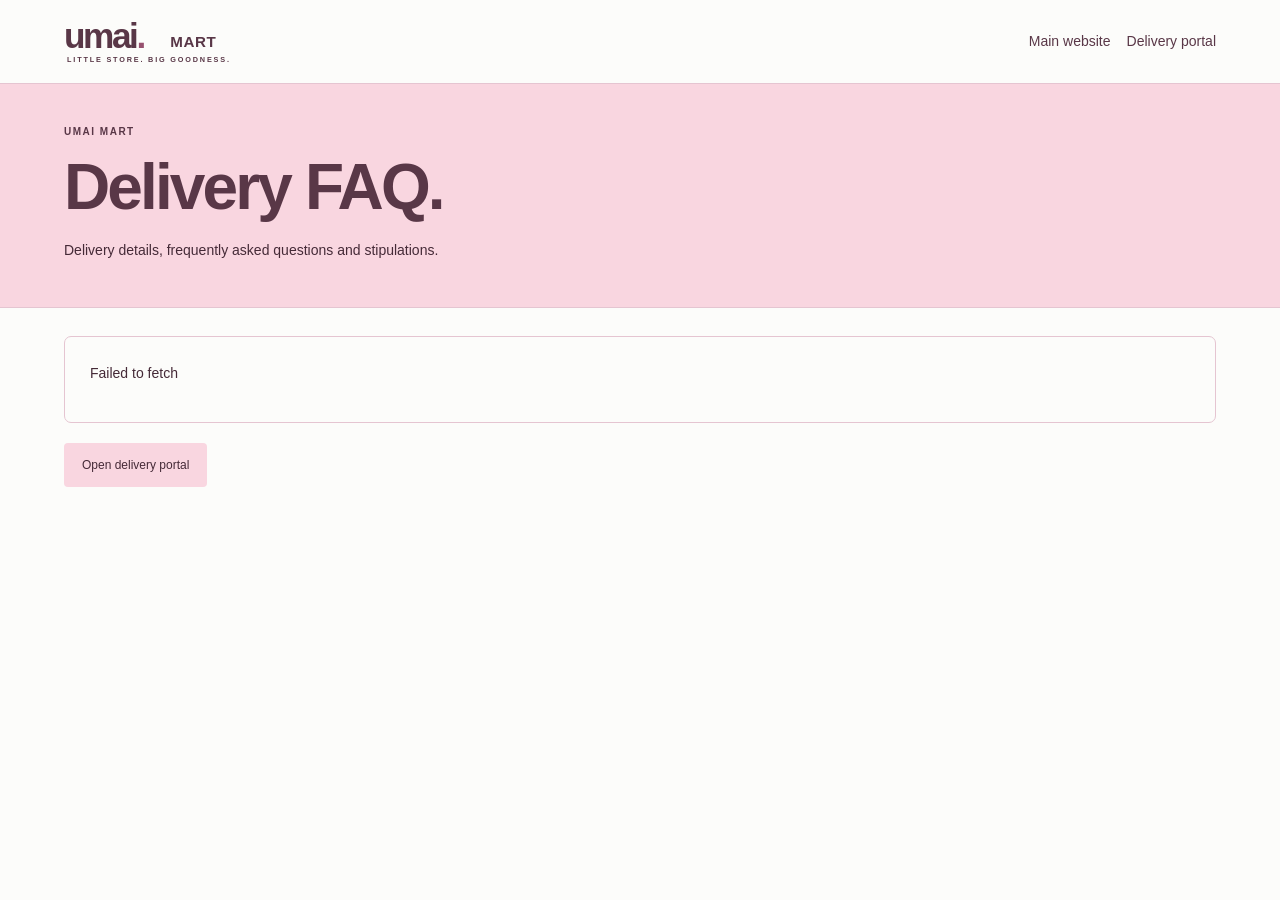
<file: delivery-faq.html>
<!DOCTYPE html>
<html lang="en"><head><meta charset="utf-8"><meta name="viewport" content="width=device-width,initial-scale=1"><title>Delivery FAQ | Umai Mart</title><link rel="icon" href="assets/images/app-icon.svg"><link rel="stylesheet" href="assets/css/store.css?v=white-pink-black-text-1"><link rel="stylesheet" href="assets/css/portal.css?v=white-pink-black-text-1"><link rel="stylesheet" href="assets/css/umai-portal.css?v=white-pink-black-text-1"><link rel="stylesheet" href="assets/css/delivery-faq.css?v=1"><link rel="stylesheet" href="assets/css/pink-theme.css?v=portal-menu-fix-2"></head>
<body class="umai-portal"><header><a href="index.html"><img src="assets/images/umai-logo.svg?v=white-pink-2" alt="Umai Mart"></a><nav class="faq-public-nav" aria-label="Main pages"><a href="index.html">Main website</a><a href="portal.html">Delivery portal</a></nav></header><section class="portal-hero"><div class="hero-inner"><p class="eyebrow">UMAI MART</p><h1>Delivery FAQ.</h1><p>Delivery details, frequently asked questions and stipulations.</p></div></section><main><section class="card" aria-label="Delivery information"><div id="delivery-faq-content" role="status" aria-live="polite">Loading delivery information…</div><p id="faq-updated" class="note"></p></section><a class="button-link" href="portal.html">Open delivery portal</a><noscript>Enable JavaScript to view the latest delivery information.</noscript></main><script src="assets/js/portal-config.js"></script><script src="assets/js/delivery-faq.js?v=1"></script></body></html>
</file>
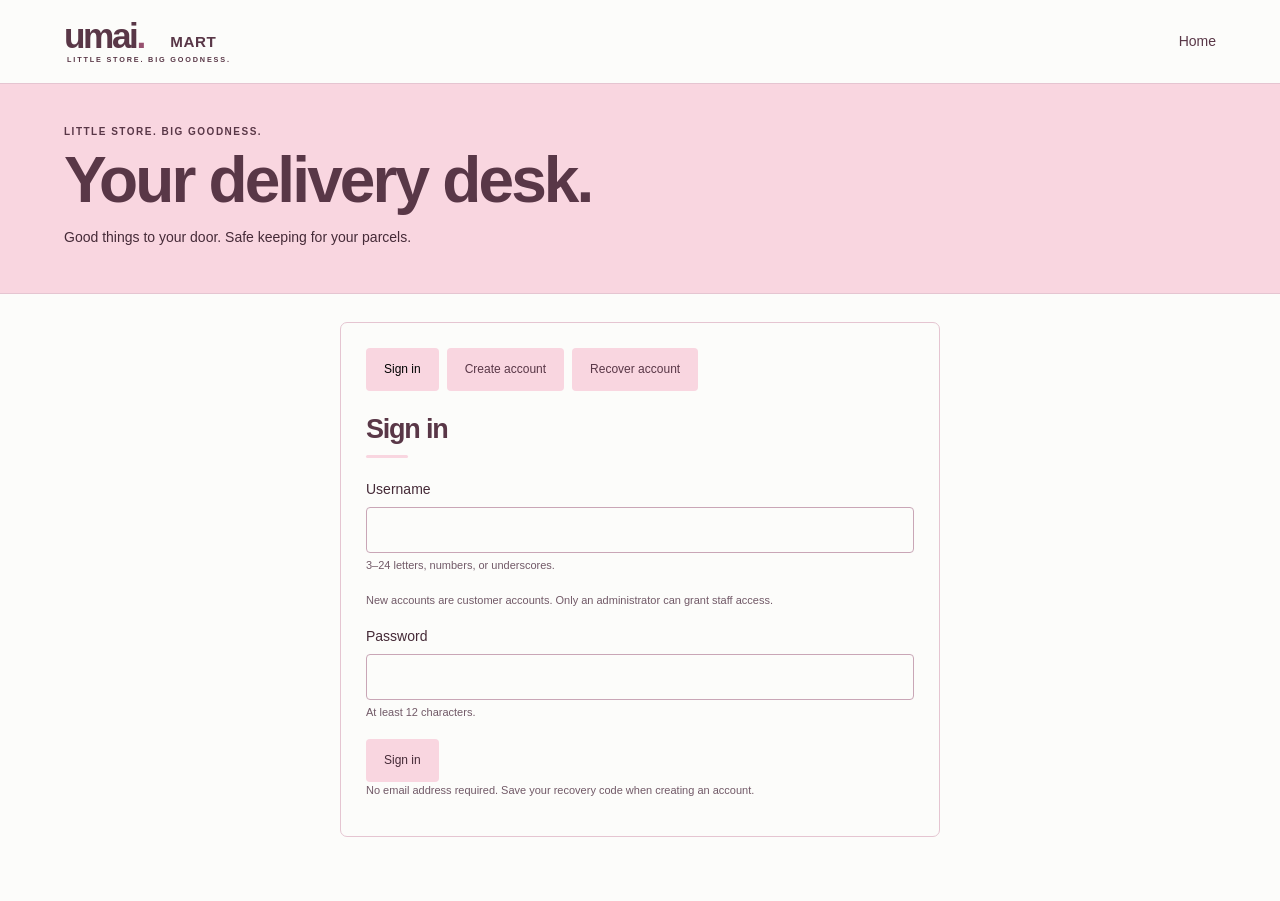
<file: portal.html>
<!DOCTYPE html>
<html lang="en"><head>
  <meta charset="utf-8">
  <meta name="viewport" content="width=device-width, initial-scale=1">

  <title>Delivery portal | Umai Mart</title>

  <link rel="icon" href="assets/images/app-icon.svg">

  
  
  

  <link rel="stylesheet" href="assets/css/portal.css?v=white-pink-black-text-1">
  <link rel="manifest" href="portal.webmanifest?v=app-logo-1">
  <meta name="theme-color" content="#174c3d">
  <meta name="apple-mobile-web-app-capable" content="yes">
  <link rel="apple-touch-icon" href="assets/images/apple-touch-icon.png">
<link rel="stylesheet" href="assets/css/store.css?v=white-pink-black-text-1"><link rel="stylesheet" href="assets/css/umai-portal.css?v=white-pink-black-text-1">  <link rel="stylesheet" href="assets/css/delivery-map.css?v=white-pink-black-text-1">
  <link rel="stylesheet" href="assets/css/rewards.css?v=white-pink-black-text-1">
  <link rel="stylesheet" href="assets/css/tuck-truck.css?v=white-pink-black-text-1">
<link rel="stylesheet" href="assets/css/management-layout.css?v=white-pink-black-text-1">
  <link rel="stylesheet" href="assets/css/pink-theme.css?v=portal-menu-fix-2">
</head>

<body data-portal-page="dashboard" class="umai-portal">
  <!-- Header -->
  <header>
    <a href="portal.html" id="logo-refresh" aria-label="Refresh current page" title="Refresh current page">
      <img src="assets/images/umai-logo.svg?v=white-pink-2" alt="Umai Mart">
    </a>

    <div class="portal-header-actions">
      <a href="index.html">Home</a>
      <button id="notifications-button" class="portal-notification-bell" type="button" hidden="" aria-label="Notifications: 0 unread notifications" aria-expanded="false" aria-controls="notification-panel">
        <svg xmlns="http://www.w3.org/2000/svg" class="portal-bell-icon" aria-hidden="true" focusable="false" viewBox="0 0 512 512"><path d="M427.68 351.43C402 320 383.87 304 383.87 217.35 383.87 138 343.35 109.73 310 96c-4.43-1.82-8.6-6-9.95-10.55C294.2 65.54 277.8 48 256 48s-38.21 17.55-44 37.47c-1.35 4.6-5.52 8.71-9.95 10.53-33.39 13.75-73.87 41.92-73.87 121.35C128.13 304 110 320 84.32 351.43 73.68 364.45 83 384 101.61 384h308.88c18.51 0 27.77-19.61 17.19-32.57zM320 384v16a64 64 0 01-128 0v-16" fill="none" stroke="currentColor" stroke-linecap="round" stroke-linejoin="round" stroke-width="32"></path></svg>
        <span id="notification-count" class="portal-notification-badge" aria-hidden="true" hidden="">0</span>
      </button>
      <button id="portal-menu-button" class="portal-menu-toggle" type="button" hidden="" aria-label="Open portal menu" aria-expanded="false" aria-controls="portal-menu">
        <span aria-hidden="true">☰</span>
      </button>
    </div>
      <nav class="portal-navigation portal-menu" id="portal-menu" hidden="" aria-label="Portal pages">
        <a class="button-link" href="portal.html" aria-current="page">
          Delivery portal
        </a>

        <a class="button-link" href="account-settings.html">
          Account settings
        </a>

        <a class="button-link" id="management-link" href="store-management.html" hidden="">Store management</a><a class="button-link" id="account-management-link" href="account-management.html" hidden="">Account management</a>

        <a class="button-link" id="staff-chat-link" href="staff-chat.html" hidden="">Staff chat</a>



        <button id="logout">Sign out</button>
      <a href="delivery-faq.html" class="button-link">Delivery FAQ</a></nav>
    <section class="card" id="notification-panel" hidden="" aria-labelledby="notification-title">
        <div class="notification-panel-heading"><h2 id="notification-title">Notifications</h2><button id="close-notifications" type="button" aria-label="Close notifications"><span aria-hidden="true">×</span></button></div>
        <p id="notification-state" class="note" role="status" aria-live="polite"></p>
        <div id="notification-list" class="notification-list"></div>
        <p class="note">Opening a conversation marks the messages you view as read for your account. Use “Mark as read” to dismiss an announcement.</p>
      </section>
  </header>
  <div id="tuck-truck-banner" class="tuck-truck-banner" role="status" aria-live="polite" hidden=""></div>

  <!-- Hero -->
  <section class="portal-hero">
    <div class="hero-inner">
      <p class="eyebrow">LITTLE STORE. BIG GOODNESS.</p>
      <h1>Your delivery desk.</h1>
      <p>Good things to your door. Safe keeping for your parcels.</p>
    </div>
  </section>

  <main>
    <p id="status" role="status" aria-live="polite"></p>

    <!-- Sign in, registration, and recovery -->
    <section class="card" id="account">
      <div class="tabs" role="group" aria-label="Account options">
        <button data-mode="login">Sign in</button>
        <button data-mode="register">Create account</button>
        <button data-mode="recover">Recover account</button>
      </div>

      <h2 id="auth-title">Sign in</h2>

      <form id="auth-form">
        <label>
          Username
          <input id="username" autocomplete="username" minlength="3" maxlength="24" pattern="[A-Za-z0-9_]{3,24}" required="">
          <span class="note">
            3–24 letters, numbers, or underscores.
          </span>
        </label>

        <p class="note">New accounts are customer accounts. Only an administrator can grant staff access.</p>

        <label id="display-label" hidden="">
          <span id="registration-name-label">Full name / account name</span>
          <input id="display-name" maxlength="80">
        </label>

        <label>
          Password
          <input id="password" type="password" autocomplete="current-password" minlength="12" maxlength="128" required="">
          <span class="note">At least 12 characters.</span>
        </label>

        <label id="recovery-label" hidden="">
          Recovery code
          <input id="recovery-input" autocomplete="off" maxlength="80">
        </label>

        <button id="auth-submit" type="submit">Sign in</button>
      </form>

      <p class="note">
        No email address required. Save your recovery code when creating
        an account.
      </p>
    </section>

    <!-- Recovery code -->
    <section class="card" id="recovery-result" hidden="">
      <h2>Save your recovery code</h2>

      <p>
        This code can reset your password. Store it privately in a safe place. A successful reset replaces it with a new code.
      </p>

      <label>
        Recovery code
        <input id="recovery-output" readonly="">
      </label>

      <button id="copy-registration-recovery" type="button">Copy recovery code</button>

      <button id="recovery-saved">
        I have saved it — continue
      </button>
    </section>

    <!-- Required password change -->
    <section class="card" id="password-change" hidden="">
      <h2>Choose your own password</h2>

      <p>
        Your account was recovered by staff. Change the temporary password
        to reopen your portal.
      </p>

      <form id="temporary-form">
        <label>
          Temporary password
          <input id="current-temporary" type="password" autocomplete="current-password" required="">
        </label>

        <label>
          New password
          <input id="permanent-password" type="password" minlength="12" maxlength="128" autocomplete="new-password" required="">
        </label>

        <button>Save new password</button>
      </form>

      <button id="temporary-logout">Sign out</button>
    </section>

    <!-- Restricted access -->
    <section id="restricted" class="card" hidden="">
      <h2>Staff access required</h2>
      <p>This page is available to Umai Mart staff.</p>

      <a class="button-link" href="portal.html">
        Back to delivery portal
      </a>

      <button id="restricted-logout">Sign out</button>
    </section>

    <!-- Client dashboard -->
    <section id="dashboard" hidden="">
      <div class="actions">
        <div>
          <p class="eyebrow" id="role-label">CUSTOMER ACCOUNT</p>
          <h2 id="account-name"></h2>
        </div>
      </div>





      <section id="delivery-desk" class="delivery-desk">
   <div class="desk-topline"><div><p class="eyebrow" id="desk-eyebrow">YOUR UMAI MART ACCOUNT</p><h2 id="desk-title">A little delivery. A little peace of mind.</h2></div><button type="button" id="desk-refresh">Check for updates</button></div>
   <p id="desk-status" role="status" aria-live="polite"></p>
   <div class="desk-tabs" role="group" aria-label="Delivery desk sections"><button type="button" data-desk-tab="orders" aria-pressed="true">Deliveries</button><button type="button" data-desk-tab="parcels" aria-pressed="false">Parcel collection</button></div>
   <section id="desk-orders"><div class="desk-columns"><section class="card" id="order-composer"><p class="eyebrow">DELIVERY OR CLICK &amp; COLLECT</p><h2>Build your order.</h2><p class="note"><a href="delivery-faq.html">Read the delivery FAQ and stipulations</a></p><p id="order-account-note" class="note"></p><div id="order-products" class="order-products"></div><form id="order-form"><label>Order type<select id="order-method"><option value="delivery">Delivery</option><option value="collection">Pre-book for collection</option></select></label><p id="order-method-notice" class="note" role="status"></p><label id="collection-time-label" hidden="">Planned collection time<input id="collection-time" type="datetime-local"></label><p id="collection-time-note" class="note" hidden="">Times use your device’s local time. Choose a time within the next 30 days. Your requested time is not a guarantee: wait until your order is marked Ready for collection before travelling. No delivery fee applies.</p><label>Full name<input id="delivery-name" maxlength="80" required=""></label><label> phone number<input id="delivery-phone" maxlength="40" required=""></label><label id="delivery-address-label">Delivery address or entrance details (optional)<textarea id="delivery-address" rows="2" maxlength="300"></textarea></label><div id="delivery-map-controls"><p class="note">Choose a delivery pin on the map (required). You can add written entrance or landmark details above.</p><div class="delivery-map-actions"><button type="button" id="choose-delivery-map">Choose on map</button><button type="button" id="clear-delivery-map" hidden="">Remove pin</button></div><p class="note" id="delivery-map-selection" role="status" aria-live="polite">No map pin selected.</p></div><div id="delivery-options"><label class="check-row"><input type="checkbox" id="delivery-letterbox"> I have a letterbox</label><div id="delivery-schedule-controls" hidden=""><label class="check-row"><input type="checkbox" id="delivery-schedule"> Schedule this delivery</label><label id="delivery-time-label" hidden="">Requested delivery date and time<input id="delivery-time" type="datetime-local"></label><p class="note">Times use your device’s local time. Choose within the next 30 days. Your requested time is subject to staff confirmation.</p></div></div><label>Order notes<textarea id="delivery-notes" rows="2" maxlength="1000"></textarea></label><div id="order-total" class="order-total"></div><p class="note">All amounts are dollars. No online payment is taken on this website.</p><button type="submit" id="place-order">Place delivery order</button></form></section><section class="card order-history"><p class="eyebrow">THE JOURNEY SO FAR</p><h2 id="orders-title">Your orders.</h2><label>Show<select id="order-filter"><option value="active">Active orders</option><option value="all">All orders</option></select></label><div id="orders-list"></div></section></div></section>
   <section id="desk-parcels" hidden=""><div class="desk-columns"><section class="card"><p class="eyebrow">LEAVE IT WITH UMAI</p><h2>Book a parcel drop-off.</h2><p class="note">Book here, then physically leave the parcel with staff at Umai Mart. A booking alone does not mean the store has received it.</p><form id="parcel-form"><label>Recipient full name<input id="parcel-recipient-name" maxlength="80" required=""></label><label>Recipient  phone<input id="parcel-phone" maxlength="40" required=""></label><label>Recipient username (optional)<input id="parcel-recipient" maxlength="24" pattern="[A-Za-z0-9_]{3,24}"><span class="note">If they have an account, they can see the parcel and its updates in their portal.</span></label><label>Parcel description<textarea id="parcel-description" minlength="3" maxlength="300" rows="2" required=""></textarea></label><label>Handling notes<textarea id="parcel-notes" maxlength="1000" rows="2"></textarea></label><p id="parcel-fee" class="note"></p><button type="submit" id="book-parcel">Book parcel drop-off</button></form><div id="parcel-code-result" class="secret-result" hidden=""><h3>Save the collection code.</h3><p>Share this code privately with the named recipient. It is shown only here and cannot be retrieved later. Staff can replace it after verifying identity.</p><label>Parcel reference<input id="parcel-booking-reference" readonly=""></label><label>Collection code<input id="parcel-collection-code" readonly="" autocomplete="off" spellcheck="false"></label><div class="actions"><button id="copy-parcel-code" type="button">Copy collection details</button><button id="hide-parcel-code" type="button">Saved — hide code</button></div></div></section><section class="card order-history"><p class="eyebrow">SAFE KEEPING, SORTED</p><h2 id="parcels-title">Your parcels.</h2><label>Show<select id="parcel-filter"><option value="active">Active parcels</option><option value="all">All parcels</option></select></label><div id="parcels-list"></div></section></div></section></section><label id="client-label" hidden="">
        Delivery account
        <select id="client-select"></select>
      </label>

      <p id="administrator-home-note" class="note" hidden="">
        Use Account Management to edit client packages, or select a client to view their package and messages.
      </p>

      <p class="eyebrow" id="business-view-role"></p>
      <section class="card rewards-card" id="rewards-account" hidden=""><details><summary><strong>Your rewards</strong> · <span id="reward-balance">0</span> points</summary><p id="reward-rate" class="note"></p><p class="note">Points belong to your personal login, including orders placed for a shared customer account. Delivery and parcel fees do not earn points.</p><button type="button" id="reward-refresh">Refresh rewards</button><p id="reward-status" role="status" aria-live="polite"></p><h3>Available rewards</h3><div id="reward-list"></div><h3>Your reward claims</h3><div id="reward-claims"></div><details><summary>Points history</summary><div id="reward-history"></div></details></details></section>
<section class="card" id="reward-team" hidden=""><details><summary>Reward collection queue</summary><p class="note">Match the customer's name and claim reference before handing over a reward. Cancelling a pending claim returns its points once.</p><button type="button" id="reward-queue-refresh">Refresh claims</button><p id="reward-team-status" role="status" aria-live="polite"></p><div id="reward-queue"></div></details></section><div class="" id="client-content">
        <!-- Package and documentation -->
        

        <!-- Shared business discussion -->
        <section class="card">
          <h2 id="conversation-title">Delivery discussion</h2>

          <p class="note">
            Messages are shared with this delivery account’s owner, accepted members and authorised Umai Mart staff.
            Click the Umai Mart logo to check for replies. You can delete your own messages.
          </p>

          <div id="messages" class="messages"></div>

          <form id="message-form">
            <label>
              Message
              <textarea id="message" rows="4" maxlength="4000" required=""></textarea>
            </label>

            <button>Send message</button>
          </form>

          <p class="note">Shows the latest 100 messages.</p>
        </section>
      </div>
      <section class="card" id="employee-admin-chat" hidden="" aria-labelledby="employee-chat-title">
        <h2 id="employee-chat-title">Message an administrator</h2>
        <p class="note">Private between this account and Umai Mart administrators. Separate from delivery discussions. Updates every 15 seconds while visible.</p>
        <div id="employee-chat-messages" class="messages"></div>
        <form id="employee-chat-form">
          <label>Message<textarea id="employee-chat-message" rows="4" maxlength="4000" required=""></textarea></label>
          <button>Send private message</button>
        </form>
        <p class="note">Shows the latest 100 messages. You can delete your own messages.</p>
      </section>
    </section>

    <!-- Toast notifications -->
    <div id="copy-toast" class="toast" role="status" aria-live="polite" aria-atomic="true"></div>

    <noscript>This portal needs JavaScript enabled.</noscript>
  <div hidden="" id="legacy-finance-markup"><section class="card package-card">
            <p class="eyebrow" id="package-eyebrow">YOUR CURRENT PACKAGE</p>
            <h2 id="package-name">Not assigned</h2>

            <div class="package-price">
              <strong id="monthly-cost">—</strong>
              <span>per month</span>
            </div>

            <div class="document-links">
              <div>
                <h3>Your contract</h3>
                <p>Your service agreement with Umai Mart.</p>

                <button type="button" id="copy-contract">
                  Copy contract link
                </button>
              </div>

              <div>
                <h3>Your documentation</h3>
                <p>Your business records and supporting documents.</p>

                <button type="button" id="copy-documentation">
                  Copy documentation link
                </button>
              </div>
            </div>

            <p id="links-note" class="note"></p>

            <label id="manual-copy-label" hidden="">
              Select and copy this link
              <input id="manual-copy" readonly="">
            </label>
          </section><section class="card" id="business-payments" hidden="" aria-labelledby="payments-title">
            <h2 id="payments-title">Monthly payments</h2>
            <label>Billing month<select id="payment-month-select"></select></label>
            <p id="payment-empty" class="note"></p>
            <dl id="payment-summary" class="payment-summary" hidden="">
              <div><dt>Amount due</dt><dd id="payment-amount"></dd></div>
              <div><dt>Due date</dt><dd id="payment-due"></dd></div>
              <div><dt>Status</dt><dd id="payment-status"></dd></div>
              <div><dt>Date paid</dt><dd id="payment-paid-on"></dd></div>
            </dl>
            <form id="payment-form" hidden="">
              <h3>Administrator payment controls</h3>
              <label>Billing month<input id="payment-month-input" type="month" required=""></label>
              <label>Amount due (dollars)<input id="payment-amount-input" type="number" min="0" max="9999999999" step="0.01" required=""></label>
              <label>Due date<input id="payment-due-input" type="date" required=""></label>
              <label>Payment status<select id="payment-state-input"><option value="unpaid">Unpaid</option><option value="paid">Paid</option></select></label>
              <label id="payment-paid-label" hidden="">Date paid<input id="payment-paid-input" type="date"></label>
              <button type="submit">Save payment record</button>
            </form>
            <p class="note">Only administrators can update payments. Overdue means the due date has passed and the payment is unpaid.</p>
          </section></div></main>

  <!-- Scripts -->
  <script src="assets/js/portal-compat.js?v=catalogue-1"></script>
  <script src="assets/js/vendor/supabase-2.57.4-compat.js?v=phone-1"></script>
  <script src="assets/js/portal-config.js"></script>
  <script src="assets/js/store-config.js?v=catalogue-1"></script><script src="assets/js/product-images.js?v=catalogue-1"></script><script src="assets/js/delivery-map.js?v=gestures-1"></script><script src="assets/js/delivery.js?v=delivery-options-1"></script><script src="assets/js/rewards.js?v=management-split-1"></script><script src="assets/js/portal-demo.js?v=delivery-options-1"></script><script src="assets/js/tuck-truck.js?v=snackin-wagon-1"></script><script src="assets/js/portal.js?v=delivery-faq-1"></script>


</body></html>
</file>
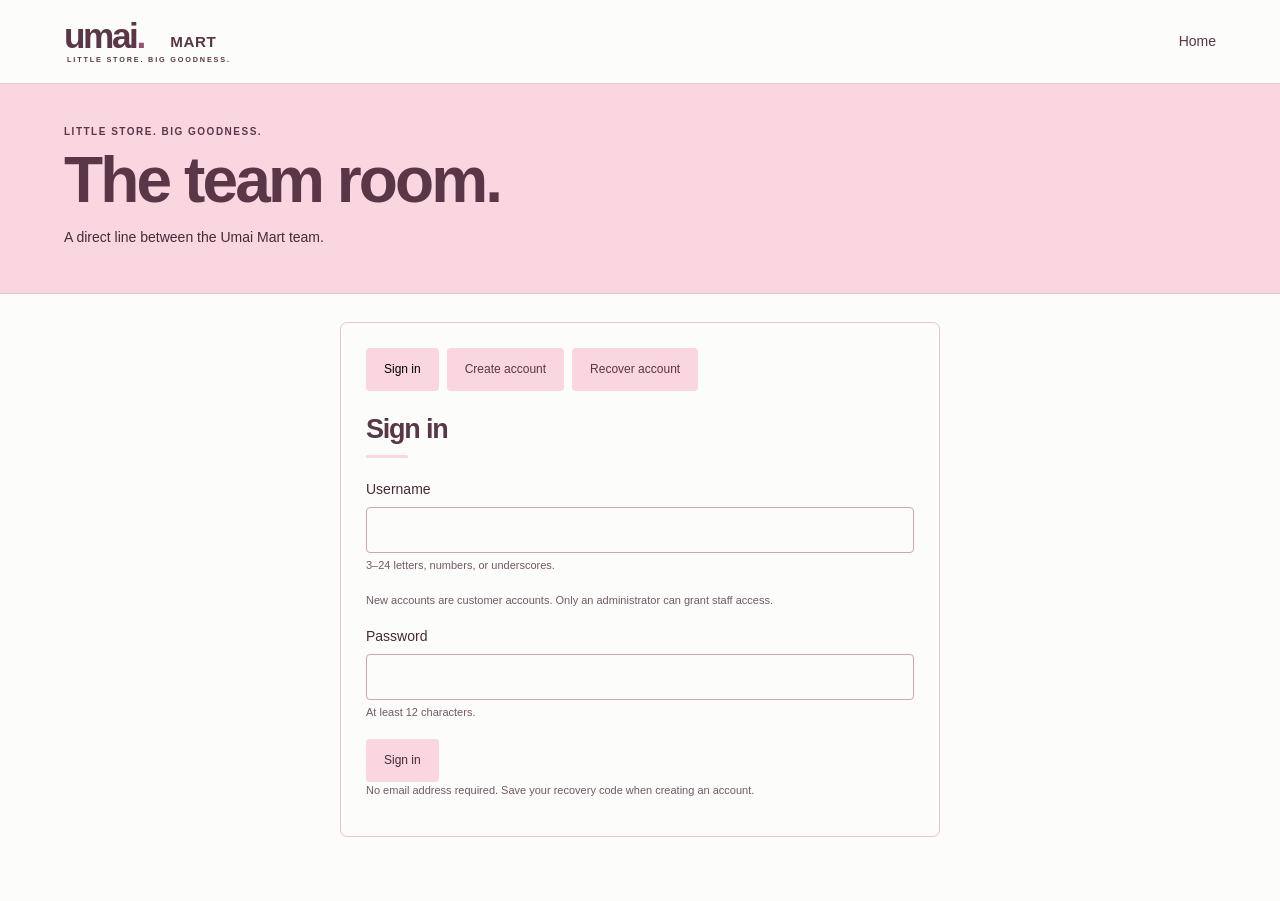
<file: staff-chat.html>
<!DOCTYPE html>
<html lang="en"><head>
  <meta charset="utf-8">
  <meta name="viewport" content="width=device-width, initial-scale=1">

  <title>Staff chat | Umai Mart</title>

  <link rel="icon" href="assets/images/app-icon.svg">

  
  
  

  <link rel="stylesheet" href="assets/css/portal.css?v=white-pink-black-text-1">
  <link rel="manifest" href="portal.webmanifest?v=app-logo-1">
  <meta name="theme-color" content="#174c3d">
  <meta name="apple-mobile-web-app-capable" content="yes">
  <link rel="apple-touch-icon" href="assets/images/apple-touch-icon.png">
<link rel="stylesheet" href="assets/css/store.css?v=white-pink-black-text-1"><link rel="stylesheet" href="assets/css/umai-portal.css?v=white-pink-black-text-1">  <link rel="stylesheet" href="assets/css/delivery-map.css?v=white-pink-black-text-1">
  <link rel="stylesheet" href="assets/css/rewards.css?v=white-pink-black-text-1">
<link rel="stylesheet" href="assets/css/management-layout.css?v=white-pink-black-text-1">
  <link rel="stylesheet" href="assets/css/pink-theme.css?v=portal-menu-fix-2">
</head>

<body data-portal-page="staff-chat" class="umai-portal">
  <!-- Header -->
  <header>
    <a href="staff-chat.html" id="logo-refresh" aria-label="Refresh current page" title="Refresh current page">
      <img src="assets/images/umai-logo.svg?v=white-pink-2" alt="Umai Mart">
    </a>

    <div class="portal-header-actions">
      <a href="index.html">Home</a>
      <button id="notifications-button" class="portal-notification-bell" type="button" hidden="" aria-label="Notifications: 0 unread notifications" aria-expanded="false" aria-controls="notification-panel">
        <svg xmlns="http://www.w3.org/2000/svg" class="portal-bell-icon" aria-hidden="true" focusable="false" viewBox="0 0 512 512"><path d="M427.68 351.43C402 320 383.87 304 383.87 217.35 383.87 138 343.35 109.73 310 96c-4.43-1.82-8.6-6-9.95-10.55C294.2 65.54 277.8 48 256 48s-38.21 17.55-44 37.47c-1.35 4.6-5.52 8.71-9.95 10.53-33.39 13.75-73.87 41.92-73.87 121.35C128.13 304 110 320 84.32 351.43 73.68 364.45 83 384 101.61 384h308.88c18.51 0 27.77-19.61 17.19-32.57zM320 384v16a64 64 0 01-128 0v-16" fill="none" stroke="currentColor" stroke-linecap="round" stroke-linejoin="round" stroke-width="32"></path></svg>
        <span id="notification-count" class="portal-notification-badge" aria-hidden="true" hidden="">0</span>
      </button>
      <button id="portal-menu-button" class="portal-menu-toggle" type="button" hidden="" aria-label="Open portal menu" aria-expanded="false" aria-controls="portal-menu">
        <span aria-hidden="true">☰</span>
      </button>
    </div>
      <nav class="portal-navigation portal-menu" id="portal-menu" hidden="" aria-label="Portal pages">
        <a class="button-link" href="portal.html">
          Delivery portal
        </a>

        <a class="button-link" href="account-settings.html">
          Account settings
        </a>

        <a class="button-link" id="management-link" href="store-management.html" hidden="">Store management</a><a class="button-link" id="account-management-link" href="account-management.html" hidden="">Account management</a>

        <a class="button-link" id="staff-chat-link" href="staff-chat.html" hidden="" aria-current="page">Staff chat</a>



        <button id="logout">Sign out</button>
      <a href="delivery-faq.html" class="button-link">Delivery FAQ</a></nav>
    <section class="card" id="notification-panel" hidden="" aria-labelledby="notification-title">
        <div class="notification-panel-heading"><h2 id="notification-title">Notifications</h2><button id="close-notifications" type="button" aria-label="Close notifications"><span aria-hidden="true">×</span></button></div>
        <p id="notification-state" class="note" role="status" aria-live="polite"></p>
        <div id="notification-list" class="notification-list"></div>
        <p class="note">Opening a conversation marks the messages you view as read for your account. Use “Mark as read” to dismiss an announcement.</p>
      </section>
  </header>

  <!-- Hero -->
  <section class="portal-hero">
    <div class="hero-inner">
      <p class="eyebrow">LITTLE STORE. BIG GOODNESS.</p>
      <h1>The team room.</h1>
      <p>A direct line between the Umai Mart team.</p>
    </div>
  </section>

  <main>
    <p id="status" role="status" aria-live="polite"></p>

    <!-- Sign in, registration, and recovery -->
    <section class="card" id="account">
      <div class="tabs" role="group" aria-label="Account options">
        <button data-mode="login">Sign in</button>
        <button data-mode="register">Create account</button>
        <button data-mode="recover">Recover account</button>
      </div>

      <h2 id="auth-title">Sign in</h2>

      <form id="auth-form">
        <label>
          Username
          <input id="username" autocomplete="username" minlength="3" maxlength="24" pattern="[A-Za-z0-9_]{3,24}" required="">
          <span class="note">
            3–24 letters, numbers, or underscores.
          </span>
        </label>

        <p class="note">New accounts are customer accounts. Only an administrator can grant staff access.</p>

        <label id="display-label" hidden="">
          <span id="registration-name-label">Full name / account name</span>
          <input id="display-name" maxlength="80">
        </label>

        <label>
          Password
          <input id="password" type="password" autocomplete="current-password" minlength="12" maxlength="128" required="">
          <span class="note">At least 12 characters.</span>
        </label>

        <label id="recovery-label" hidden="">
          Recovery code
          <input id="recovery-input" autocomplete="off" maxlength="80">
        </label>

        <button id="auth-submit" type="submit">Sign in</button>
      </form>

      <p class="note">
        No email address required. Save your recovery code when creating
        an account.
      </p>
    </section>

    <!-- Recovery code -->
    <section class="card" id="recovery-result" hidden="">
      <h2>Save your recovery code</h2>

      <p>
        This code can reset your password. Store it privately in a safe place. A successful reset replaces it with a new code.
      </p>

      <label>
        Recovery code
        <input id="recovery-output" readonly="">
      </label>

      <button id="copy-registration-recovery" type="button">Copy recovery code</button>

      <button id="recovery-saved">
        I have saved it — continue
      </button>
    </section>

    <!-- Required password change -->
    <section class="card" id="password-change" hidden="">
      <h2>Choose your own password</h2>

      <p>
        Your account was recovered by staff. Change the temporary password
        to reopen your portal.
      </p>

      <form id="temporary-form">
        <label>
          Temporary password
          <input id="current-temporary" type="password" autocomplete="current-password" required="">
        </label>

        <label>
          New password
          <input id="permanent-password" type="password" minlength="12" maxlength="128" autocomplete="new-password" required="">
        </label>

        <button>Save new password</button>
      </form>

      <button id="temporary-logout">Sign out</button>
    </section>

    <!-- Restricted access -->
    <section id="restricted" class="card" hidden="">
      <h2>Staff access required</h2>
      <p>This chat room is available to Umai Mart staff and administrators.</p>

      <a class="button-link" href="portal.html">
        Back to delivery portal
      </a>

      <button id="restricted-logout">Sign out</button>
    </section>

    <!-- Client dashboard -->
    <section id="dashboard" hidden="">
      <div class="actions">
        <div>
          <p class="eyebrow" id="role-label">CUSTOMER ACCOUNT</p>
          <h2 id="account-name"></h2>
        </div>
      </div>





      <section class="card" id="staff-chat-room" aria-labelledby="staff-chat-title">
        <h2 id="staff-chat-title">Staff room</h2>
        <p class="note">Shared with all current staff and administrators. Updates every 15 seconds while this page is visible.</p>
        <div id="staff-chat-messages" class="messages" role="log" aria-label="Staff messages"></div>
        <form id="staff-chat-form">
          <label>Message<textarea id="staff-chat-message" rows="4" maxlength="4000" required=""></textarea></label>
          <button>Send to staff room</button>
        </form>
        <p class="note">Shows the latest 100 messages. You can delete your own messages.</p>
      </section>
    </section>

    <!-- Toast notifications -->
    <div id="copy-toast" class="toast" role="status" aria-live="polite" aria-atomic="true"></div>

    <noscript>This portal needs JavaScript enabled.</noscript>
  <div hidden="" id="legacy-finance-markup"></div></main>

  <!-- Scripts -->
  <script src="assets/js/portal-compat.js?v=catalogue-1"></script>
  <script src="assets/js/vendor/supabase-2.57.4-compat.js?v=phone-1"></script>
  <script src="assets/js/portal-config.js"></script>
  <script src="assets/js/store-config.js?v=catalogue-1"></script><script src="assets/js/product-images.js?v=catalogue-1"></script><script src="assets/js/delivery-map.js?v=gestures-1"></script><script src="assets/js/delivery.js?v=management-split-1"></script><script src="assets/js/rewards.js?v=management-split-1"></script><script src="assets/js/portal-demo.js?v=rewards-1"></script><script src="assets/js/portal.js?v=delivery-faq-1"></script>


</body></html>
</file>
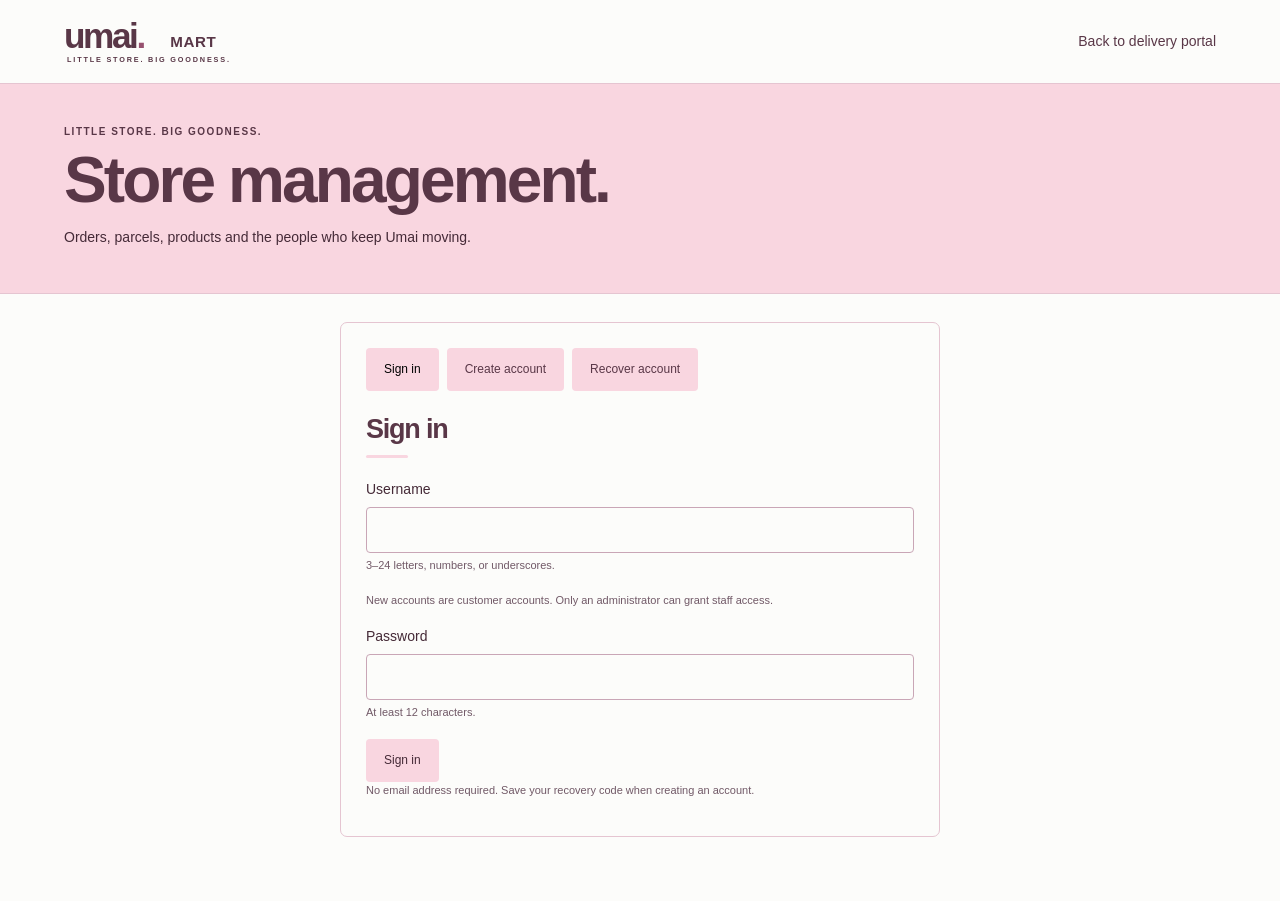
<file: store-management.html>
<!DOCTYPE html>
<html lang="en"><head>
  <meta charset="utf-8">
  <meta name="viewport" content="width=device-width, initial-scale=1">

  <title>Store management | Umai Mart</title>

  <link rel="icon" href="assets/images/app-icon.svg">

  
  
  

  <link rel="stylesheet" href="assets/css/portal.css?v=white-pink-black-text-1">
  <link rel="manifest" href="portal.webmanifest?v=app-logo-1">
  <meta name="theme-color" content="#174c3d">
  <meta name="apple-mobile-web-app-capable" content="yes">
  <link rel="apple-touch-icon" href="assets/images/apple-touch-icon.png">
<link rel="stylesheet" href="assets/css/store.css?v=white-pink-black-text-1"><link rel="stylesheet" href="assets/css/umai-portal.css?v=white-pink-black-text-1">  <link rel="stylesheet" href="assets/css/delivery-map.css?v=white-pink-black-text-1">
  <link rel="stylesheet" href="assets/css/rewards.css?v=white-pink-black-text-1">
  <link rel="stylesheet" href="assets/css/tuck-truck.css?v=white-pink-black-text-1">
<link rel="stylesheet" href="assets/css/management-layout.css?v=white-pink-black-text-1"><style>#tuck-truck-management .management-divider{border:0;border-top:1px solid #d9decb;margin:28px 0}#tuck-truck-management #announcement-composer{padding:0;margin:0;background:none;border:0;box-shadow:none}</style>
  <link rel="stylesheet" href="assets/css/pink-theme.css?v=portal-menu-fix-2">
<link rel="stylesheet" href="assets/css/delivery-faq.css?v=1"><style>#tuck-truck-management #faq-management{padding:0;margin:0;background:none;border:0;border-radius:0;box-shadow:none}#tuck-truck-management>.management-divider{border:0;border-top:1px solid #E5C5D1;margin:28px 0}</style></head>

<body data-portal-page="management" class="umai-portal" data-management-view="store">
  <!-- Header -->
  <header>
    <a href="store-management.html" id="logo-refresh" aria-label="Refresh current page" title="Refresh current page">
      <img src="assets/images/umai-logo.svg?v=white-pink-2" alt="Umai Mart">
    </a>

    <div class="portal-header-actions">
      <a href="portal.html">Back to delivery portal</a>
      <button id="notifications-button" class="portal-notification-bell" type="button" hidden="" aria-label="Notifications: 0 unread notifications" aria-expanded="false" aria-controls="notification-panel">
        <svg xmlns="http://www.w3.org/2000/svg" class="portal-bell-icon" aria-hidden="true" focusable="false" viewBox="0 0 512 512"><path d="M427.68 351.43C402 320 383.87 304 383.87 217.35 383.87 138 343.35 109.73 310 96c-4.43-1.82-8.6-6-9.95-10.55C294.2 65.54 277.8 48 256 48s-38.21 17.55-44 37.47c-1.35 4.6-5.52 8.71-9.95 10.53-33.39 13.75-73.87 41.92-73.87 121.35C128.13 304 110 320 84.32 351.43 73.68 364.45 83 384 101.61 384h308.88c18.51 0 27.77-19.61 17.19-32.57zM320 384v16a64 64 0 01-128 0v-16" fill="none" stroke="currentColor" stroke-linecap="round" stroke-linejoin="round" stroke-width="32"></path></svg>
        <span id="notification-count" class="portal-notification-badge" aria-hidden="true" hidden="">0</span>
      </button>
      <button id="portal-menu-button" class="portal-menu-toggle" type="button" hidden="" aria-label="Open portal menu" aria-expanded="false" aria-controls="portal-menu">
        <span aria-hidden="true">☰</span>
      </button>
    </div>
      <nav class="portal-navigation portal-menu" id="portal-menu" hidden="" aria-label="Portal pages">
        <a class="button-link" href="portal.html">
          Delivery portal
        </a>

        <a class="button-link" href="account-settings.html">
          Account settings
        </a>

        <a class="button-link" id="management-link" href="store-management.html" hidden="" aria-current="page">Store management</a><a class="button-link" id="account-management-link" href="account-management.html" hidden="">Account management</a>

        <a class="button-link" id="staff-chat-link" href="staff-chat.html" hidden="">Staff chat</a>



        <button id="logout">Sign out</button>
      <a href="delivery-faq.html" class="button-link">Delivery FAQ</a></nav>
    <section class="card" id="notification-panel" hidden="" aria-labelledby="notification-title">
        <div class="notification-panel-heading"><h2 id="notification-title">Notifications</h2><button id="close-notifications" type="button" aria-label="Close notifications"><span aria-hidden="true">×</span></button></div>
        <p id="notification-state" class="note" role="status" aria-live="polite"></p>
        <div id="notification-list" class="notification-list"></div>
        <p class="note">Opening a conversation marks the messages you view as read for your account. Use “Mark as read” to dismiss an announcement.</p>
      </section>
  </header>

  <!-- Hero -->
  <section class="portal-hero">
    <div class="hero-inner">
      <p class="eyebrow">LITTLE STORE. BIG GOODNESS.</p>
      <h1>Store management.</h1>
      <p>Orders, parcels, products and the people who keep Umai moving.</p>
    </div>
  </section>

  <main>
    <p id="status" role="status" aria-live="polite"></p>

    <!-- Sign in, registration, and recovery -->
    <section class="card" id="account">
      <div class="tabs" role="group" aria-label="Account options">
        <button data-mode="login">Sign in</button>
        <button data-mode="register">Create account</button>
        <button data-mode="recover">Recover account</button>
      </div>

      <h2 id="auth-title">Sign in</h2>

      <form id="auth-form">
        <label>
          Username
          <input id="username" autocomplete="username" minlength="3" maxlength="24" pattern="[A-Za-z0-9_]{3,24}" required="">
          <span class="note">
            3–24 letters, numbers, or underscores.
          </span>
        </label>

        <p class="note">New accounts are customer accounts. Only an administrator can grant staff access.</p>

        <label id="display-label" hidden="">
          <span id="registration-name-label">Full name / account name</span>
          <input id="display-name" maxlength="80">
        </label>

        <label>
          Password
          <input id="password" type="password" autocomplete="current-password" minlength="12" maxlength="128" required="">
          <span class="note">At least 12 characters.</span>
        </label>

        <label id="recovery-label" hidden="">
          Recovery code
          <input id="recovery-input" autocomplete="off" maxlength="80">
        </label>

        <button id="auth-submit" type="submit">Sign in</button>
      </form>

      <p class="note">
        No email address required. Save your recovery code when creating
        an account.
      </p>
    </section>

    <!-- Recovery code -->
    <section class="card" id="recovery-result" hidden="">
      <h2>Save your recovery code</h2>

      <p>
        This code can reset your password. Store it privately in a safe place. A successful reset replaces it with a new code.
      </p>

      <label>
        Recovery code
        <input id="recovery-output" readonly="">
      </label>

      <button id="copy-registration-recovery" type="button">Copy recovery code</button>

      <button id="recovery-saved">
        I have saved it — continue
      </button>
    </section>

    <!-- Required password change -->
    <section class="card" id="password-change" hidden="">
      <h2>Choose your own password</h2>

      <p>
        Your account was recovered by staff. Change the temporary password
        to reopen your portal.
      </p>

      <form id="temporary-form">
        <label>
          Temporary password
          <input id="current-temporary" type="password" autocomplete="current-password" required="">
        </label>

        <label>
          New password
          <input id="permanent-password" type="password" minlength="12" maxlength="128" autocomplete="new-password" required="">
        </label>

        <button>Save new password</button>
      </form>

      <button id="temporary-logout">Sign out</button>
    </section>

    <!-- Restricted access -->
    <section id="restricted" class="card" hidden="">
      <h2>Staff access required</h2>
      <p>This page is available to Umai Mart staff.</p>

      <a class="button-link" href="portal.html">
        Back to delivery portal
      </a>

      <button id="restricted-logout">Sign out</button>
    </section>

    <!-- Store management dashboard -->
    <section id="dashboard" hidden=""><div class="actions">
        <div>
          <p class="eyebrow" id="role-label">CUSTOMER ACCOUNT</p>
          <h2 id="account-name"></h2>
        </div>
      </div><div class="management-grid"><section class="card" id="tuck-truck-management" hidden="">
        <h2>Snackin' Wagon banner</h2>
        <p>Show the Snackin' Wagon’s current location on the main website and delivery portal. This location is public.</p>
        <form id="tuck-truck-form">
          <label class="tuck-truck-toggle"><input id="tuck-truck-enabled" type="checkbox"> Enable Snackin' Wagon banner</label>
          <label>Location<input id="tuck-truck-location" maxlength="160" placeholder="e.g. Legion Square"></label>
          <button type="submit">Save banner</button>
        </form>
        <p id="tuck-truck-status" role="status" aria-live="polite"></p>
      <hr class="management-divider"><section class="" id="announcement-composer" hidden="">
        <p class="eyebrow">ADMINISTRATOR · ALL ACCOUNTS</p>
        <h2>Send an announcement</h2>
        <p>Post a notice to every existing account’s notification bell. Accounts with push enabled also receive a generic  reminder on their subscribed devices.</p>
        <form id="announcement-form">
          <label>Title
            <input id="announcement-title" maxlength="100" required="">
          </label>
          <label>Announcement
            <textarea id="announcement-body" rows="5" maxlength="2000" required=""></textarea>
          </label>
          <div class="announcement-preview" aria-label="Announcement preview">
            <p class="eyebrow">PREVIEW</p>
            <strong id="announcement-preview-title">Announcement title</strong>
            <p id="announcement-preview-body">Your announcement will appear here.</p>
          </div>
          <label class="announcement-confirmation">
            <input id="announcement-confirmed" type="checkbox" required="">
            <span>I intend to send this announcement to every portal account.</span>
          </label>
          <button type="submit">Send to all accounts</button>
        </form>
        <p id="announcement-send-status" role="status" aria-live="polite"></p>
      </section><hr class="management-divider"><section class="" id="faq-management" hidden=""><p class="eyebrow">ADMINISTRATOR · DELIVERY INFORMATION</p><h2>Delivery FAQ &amp; stipulations</h2><p>Add questions, delivery details or stipulations. Use plain text; line breaks are preserved. Published content is public and does not require an account.</p><form id="faq-editor-form"><label>Introduction<textarea id="faq-introduction" maxlength="4000" rows="4"></textarea></label><div id="faq-editor-entries"></div><button type="button" id="faq-add">Add FAQ / stipulation</button><label class="check-row"><input id="faq-published" type="checkbox"> Publish the Delivery FAQ</label><div class="faq-editor-actions"><button type="button" id="faq-preview">Preview unsaved changes</button><button type="submit">Save FAQ</button></div></form><p id="faq-editor-status" role="status" aria-live="polite"></p><a href="delivery-faq.html">Open public FAQ page</a><div id="faq-editor-preview" aria-label="FAQ preview"></div></section></section><section id="store-manager" class="card" hidden=""><p class="eyebrow">ADMINISTRATOR · SHOP SETTINGS</p><h2>Products &amp; stock</h2><button id="store-menu-refresh" type="button">Reload stock</button><div class="catalogue-actions"><button type="button" id="store-add-product">Add new item +</button><p class="note">Add a product once here. Visible products appear on the storefront automatically.</p></div><label>Product<select id="store-product-select"><option value="">New product</option></select></label><form id="store-product-form"><label>Name<input id="store-product-name" maxlength="100" required=""></label><label>Category<input id="store-product-category" required="" maxlength="60" list="store-category-options" placeholder="Choose a category or type a new one"><datalist id="store-category-options"></datalist></label><label>Description<textarea id="store-product-description" maxlength="300" rows="2"></textarea></label><label>Price ($)<input id="store-product-price" type="number" min="0" max="10000000" step="0.01" required=""></label><label>Available stock<input id="store-product-stock" type="number" min="0" max="100000" required=""></label><div class="catalogue-photo"><label>Product photo<input id="store-product-file" type="file" accept="image/jpeg,image/png,image/webp"><span class="note">JPG, PNG or WebP, up to 5 MB. Product photos are public.</span></label><button type="button" id="store-upload-photo">Upload selected photo</button><label>Photo URL (optional)<input id="store-product-image" type="url" maxlength="2048" placeholder="https://…"><span class="note">Upload a photo above or paste a hosted image URL. Leave blank to use an illustration.</span></label></div><label>Illustration<select id="store-product-art"><option>onigiri</option><option>bento</option><option>ramen</option><option>tea</option><option>soda</option><option>chips</option><option>candy</option><option>pantry</option></select></label><label class="check-row"><input type="checkbox" id="store-product-available" checked="">Show this product on the menu</label><div class="catalogue-preview" aria-label="Product preview"><p class="eyebrow">LIVE PREVIEW</p><img id="store-preview-image" alt="Product preview" width="220" height="180"><strong id="store-preview-name">New item</strong><p id="store-preview-category">Category</p><p id="store-preview-description"></p><span id="store-preview-price">$0.00</span></div><button>Save item</button></form><p id="store-manager-status" role="status" aria-live="polite"></p><details class="store-preferences"><summary>Delivery fees and ordering settings</summary><form id="store-settings-form"><p class="note">Delivery fee: 10% of the items subtotal, rounded to the nearest cent. Collection has no delivery fee.</p><input type="hidden" id="store-delivery-fee"><label>Parcel holding fee ($)<input type="number" id="store-parcel-fee" min="0" max="10000000" step="0.01" required=""></label><label class="check-row"><input type="checkbox" id="store-enabled">Accept new orders and parcel bookings</label><label class="check-row"><input type="checkbox" id="store-sample">Show sample menu / price notice</label><button>Save store settings</button></form></details><section class="store-preferences"><h3>Delivery and collection options</h3><form id="delivery-options-form"><label class="check-row"><input type="checkbox" id="store-delivery-scheduler"> Enable delivery scheduler</label><label class="check-row"><input type="checkbox" id="store-disable-delivery"> Disable deliveries</label><label class="check-row"><input type="checkbox" id="store-disable-collection"> Disable click and collect</label><p class="note">These switches affect new shop orders. Existing orders remain available. The main ordering switch above also controls parcel bookings.</p><button type="submit">Save delivery options</button></form></section></section></div>
      
      





      

      

      

      <!-- Staff-assisted recovery -->
          <!-- Staff package editor -->
          

      

      

      

      

      

      

      <!-- Customer account deletion -->
      
    </section><div hidden="" id="management-compatibility"><section class="card" id="reward-management" hidden=""><p class="eyebrow">ADMINISTRATOR · LOYALTY</p><h2>Rewards management</h2><p id="reward-admin-status" role="status" aria-live="polite"></p>
<details class="reward-admin-part" open=""><summary>Earning rules</summary><form id="reward-rules-form"><label class="check-row"><input type="checkbox" id="reward-enabled">Earn points on new orders</label><label>Spend amount ($)<input type="number" id="reward-spend" min="1" max="1000000" step="0.01" required=""></label><label>Points per spend amount<input type="number" id="reward-earn" min="1" max="1000" step="1" required=""></label><p class="note">Whole spend blocks only. For example, 1 point per $100 gives 2 points for $250 of items. Rules are saved with new orders. Points are awarded after payment is marked paid and the handover PIN completes delivery or collection. Earlier orders are not backfilled.</p><button>Save earning rules</button></form></details>
<details class="reward-admin-part"><summary>Reward catalogue</summary><label>Reward<select id="reward-edit-select"><option value="">New reward</option></select></label><button type="button" id="reward-new">Add new reward</button><form id="reward-edit-form"><label>Reward name<input id="reward-title" maxlength="80" required=""></label><label>What the customer receives<textarea id="reward-description" maxlength="500" rows="3"></textarea></label><label>Points required<input id="reward-cost" type="number" min="1" max="1000000000" step="1" required=""></label><label class="check-row"><input type="checkbox" id="reward-active">Available for redemption</label><p class="note">Rewards are collected from the store; they do not automatically discount a shopping basket. Hiding a reward preserves existing claims and their original terms.</p><button>Save reward</button></form></details>
<details class="reward-admin-part"><summary>Customer balances</summary><label>Account<select id="reward-customer"><option value="">Choose an account</option></select></label><p id="reward-selected-balance" class="note"></p><form id="reward-adjust-form"><label>Point adjustment (use a negative number to deduct)<input id="reward-adjust-amount" type="number" min="-1000000" max="1000000" step="1" required=""></label><label>Reason<textarea id="reward-adjust-note" minlength="5" maxlength="500" rows="3" required=""></textarea></label><button>Apply points adjustment</button></form><div id="reward-selected-history"></div></details>
</section><section class="card" id="reward-team" hidden=""><details><summary>Reward collection queue</summary><p class="note">Match the customer's name and claim reference before handing over a reward. Cancelling a pending claim returns its points once.</p><button type="button" id="reward-queue-refresh">Refresh claims</button><p id="reward-team-status" role="status" aria-live="polite"></p><div id="reward-queue"></div></details></section><section class="card" id="owner-downgrade-panel" hidden="">
        <h2>Downgrade customer account owner to employee</h2>
        <p id="owner-downgrade-target"></p>
        <p>Their login and memberships in other businesses stay with this account. Their former business package, documents, discussions, members and staff assignments are retained but unavailable while this account is an employee. Upgrading it again restores that business access.</p>
        <p>The account will be signed out and must sign in again as an employee. Their private administrator chat remains available.</p>
        <form id="owner-downgrade-form">
          <label>Full name<input id="employee-character-name" maxlength="80" required=""></label>
          <label>Type the selected account's exact username<input id="owner-downgrade-username" autocomplete="off" required=""></label>
          <label style="display: flex; align-items: center; gap: 12px;">
            <input id="owner-downgrade-confirmed" type="checkbox" required="" style="width: auto; margin: 0; flex-shrink: 0;">
            <span>
              I intend to downgrade the selected customer account owner to an employee.
            </span>
          </label>
          <button type="submit">Downgrade to employee</button>
        </form>
      </section><section class="card" id="staff-promotion-panel" hidden="">
        <h2>Upgrade customer to staff</h2>
        <p id="staff-promotion-target"></p>
        <p>Staff can use team chat and manage only assigned customers, orders and parcels. This does not grant administrator access. Customer records are retained, but the account will use the staff portal. The person must sign in again.</p>
        <form id="staff-promotion-form">
          <label><input id="staff-promotion-confirmed" type="checkbox" required=""> I intend to grant staff access to this account.</label>
          <button type="submit">Upgrade to staff</button>
        </form>
      </section><section class="card" id="owner-upgrade-panel" hidden="">
        <h2>Upgrade employee to customer account owner</h2>
        <p id="owner-upgrade-target"></p>
        <p>This adds their own business portal. Their login, existing memberships and administrator conversation are preserved.</p>
        <form id="owner-upgrade-form">
          <label>Full name / account name<input id="owner-business-name" maxlength="80" required=""></label>
          <label><input id="owner-upgrade-confirmed" type="checkbox" required=""> I intend to upgrade the selected employee to a customer account owner.</label>
          <button>Upgrade selected employee</button>
        </form>
      </section><section class="card" id="employee-members-panel" hidden="">
        <h2>Business employees and members</h2>
        <p>Add an existing employee login to this business. Access is active immediately; their password and recovery code stay unchanged.</p>
        <form id="employee-add-form">
          <label>Employee<select id="employee-select" required=""></select></label>
          <button>Add employee to selected business</button>
        </form>
        <div id="employee-member-list"></div>
      </section><section class="card" id="staff-assignment-panel" hidden="">
        <h2>Assigned staff</h2>
        <p>Assigned staff can manage this business's package and customer discussion. Administrators retain access to all accounts.</p>
        <form id="staff-assignment-form">
          <label>Staff member<select id="assignment-staff" required=""></select></label>
          <button>Assign to selected business</button>
        </form>
        <div id="staff-assignment-list"></div>
        <p id="assignment-note" class="note"></p>
      </section><section class="card" id="staff-recovery" hidden="">
        <h2>Recover selected account</h2>

        <p>
          Verify the customer's identity before resetting their account.
          Staff accounts require an administrator. You cannot reset your
          own account here.
        </p>

        <form id="staff-reset-form">
          <label>
            Identity verification note
            <textarea id="verification-note" minlength="10" maxlength="500" rows="3" required="" placeholder="Describe how you verified the account owner. Do not include passwords or recovery codes."></textarea>
          </label>

          <label>
            <input id="identity-confirmed" type="checkbox" required="">
            I have verified this person's identity and intend to reset
            the selected account.
          </label>

          <button>Issue temporary password</button>
        </form>

        <div id="staff-reset-result" hidden="">
          <p>
            Share these credentials privately with the verified owner.
            They are shown only for this reset. The previous recovery
            code is invalid.
          </p>

          <label>
            Temporary password
            <input id="issued-password" readonly="">
          </label>

          <label>
            Recovery code
            <input id="issued-code" readonly="">
          </label>

          <p>
            The customer must choose a new password. They will receive
            a replacement recovery code after that change.
          </p>

          <button id="dismiss-credentials">
            Credentials delivered — clear
          </button>
        </div>
      </section><section class="card danger-zone" id="account-deletion" hidden="">
        <h2>Delete selected customer account</h2>

        <p id="delete-target"></p>

        <p>
          This permanently deletes the customer's login, package details,
          messages, and saved ledger entries. It cannot be undone through
          the portal. Linked documents themselves are not deleted. If this account owns a shared business, its membership links are removed too. Members keep their separate logins and their own businesses.
        </p>

        <form id="delete-form">
          <label>
            Type the customer's exact username
            <input id="delete-confirm" autocomplete="off" required="">
          </label>

          <label>
            Your administrator password
            <input id="delete-password" type="password" autocomplete="current-password" required="">
          </label>

          <label>
            <input id="delete-acknowledged" type="checkbox" required="">
            I intend to permanently delete this customer account and
            its portal records.
          </label>

          <button class="danger-button">
            Permanently delete customer
          </button>
        </form>
      </section><div class="management-account-picker"><label id="client-label" hidden="">
        Account to manage
        <select id="client-select"></select>
      </label><p id="management-note" class="note"></p></div></div>

    <!-- Toast notifications -->
    <div id="copy-toast" class="toast" role="status" aria-live="polite" aria-atomic="true"></div>

    <noscript>This portal needs JavaScript enabled.</noscript>
  <div hidden="" id="legacy-finance-markup"><section class="card" id="service-editor" hidden="">
            <h2>Manage client package</h2>

            <form id="service-form">
              <label>
                Package name
                <input id="package-input" maxlength="100" placeholder="e.g. Ledger Management">
              </label>

              <label>
                Monthly cost
                <input id="cost-input" type="number" min="0" max="9999999999" step="0.01" required="">
              </label>

              <label>
                Contract link
                <input id="contract-input" type="url" maxlength="2048" placeholder="https://…">
              </label>

              <label>
                Documentation link
                <input id="documentation-input" type="url" maxlength="2048" placeholder="https://…">
              </label>

              <button>Save package details</button>
            </form>

            <p class="note">
              Leave a link blank if it is not available yet.
            </p>
          </section></div></main>

  <!-- Scripts -->
  <script src="assets/js/portal-compat.js?v=catalogue-1"></script>
  <script src="assets/js/vendor/supabase-2.57.4-compat.js?v=phone-1"></script>
  <script src="assets/js/portal-config.js"></script>
  <script src="assets/js/store-config.js?v=catalogue-1"></script><script src="assets/js/product-images.js?v=catalogue-1"></script><script src="assets/js/delivery-map.js?v=gestures-1"></script><script src="assets/js/delivery.js?v=delivery-options-1"></script><script src="assets/js/rewards.js?v=management-split-1"></script><script src="assets/js/portal-demo.js?v=delivery-options-1"></script><script src="assets/js/tuck-truck.js?v=snackin-wagon-1"></script><script src="assets/js/delivery-faq.js?v=1"></script><script src="assets/js/portal.js?v=delivery-faq-1"></script>


</body></html>
</file>
<file: assets/css/store.css>
:root{--green:#593747;--green-dark:#452A37;--orange:#F9D6E0;--cream:#FCFCFA;--ink:#452A37;--muted:#715967;--line:#E5C5D1;--soft:#F9D6E0;--white:#FCFCFA}*{box-sizing:border-box}html{scroll-behavior:smooth;scroll-padding-top:110px}body{margin:0;background:var(--cream);color:var(--ink);font:16px/1.6 Arial,Helvetica,sans-serif}body.overlay-open{overflow:hidden}button,input,a{-webkit-tap-highlight-color:transparent}button{font:inherit;cursor:pointer}a{color:inherit;text-decoration:none}button:disabled{cursor:default;opacity:.6}button:focus-visible,a:focus-visible,[tabindex]:focus-visible{outline:3px solid var(--orange);outline-offset:5px}img{display:block;max-width:100%;height:auto}[hidden]{display:none!important}h1,h2,h3,p{margin-top:0}h1,h2,h3{line-height:1.05}h1,h2{font-weight:900;letter-spacing:-.055em}h1{font-size:clamp(58px,6.7vw,101px);margin-bottom:27px}h2{font-size:clamp(36px,4.3vw,61px);margin-bottom:24px}h3{font-size:23px;letter-spacing:-.025em}h1 span,.delivery-intro h2 span{color:var(--orange)}.top-strip{background:var(--green);color:var(--cream);display:flex;justify-content:space-between;padding:10px max(5.8vw,24px);font-size:10px;letter-spacing:1.7px;font-weight:700}.site-header{display:flex;align-items:center;gap:35px;padding:17px max(5.8vw,24px);background:var(--cream);border-bottom:1px solid var(--line);position:sticky;top:0;z-index:20}.brand{flex-shrink:0}.brand img{width:180px}.site-header nav{display:flex;justify-content:center;gap:30px;margin:auto;font-size:13px;font-weight:700}.site-header nav a{padding:9px 0}.site-header nav a:hover{color:var(--orange)}.header-actions{display:flex;gap:14px;align-items:center}.basket-button{border:1px solid var(--green);background:none;border-radius:4px;padding:11px 14px;font-size:13px;font-weight:700;color:var(--green);white-space:nowrap}.basket-button span{display:inline-flex;align-items:center;justify-content:center;min-width:24px;height:24px;border-radius:50%;margin-left:9px;background:var(--green);color:var(--cream);font-size:11px}.menu-button{display:none;border:0;background:none;color:var(--green);font-size:25px}.hero{max-width:1440px;min-height:680px;display:grid;grid-template-columns:1.04fr 1fr;align-items:center;margin:auto;padding:60px max(5.8vw,24px) 65px;gap:0}.eyebrow{font-size:10px;font-weight:800;letter-spacing:1.8px;line-height:1.5;margin-bottom:22px}.hero .eyebrow{display:flex;align-items:center;gap:10px}.small-spark{font-size:25px;color:var(--orange)}.hero-description{font-size:16px;line-height:1.8;max-width:415px;color:var(--muted)}.hero-actions{display:flex;align-items:center;flex-wrap:wrap;gap:25px;margin:30px 0}.button{display:inline-flex;justify-content:center;align-items:center;gap:35px;padding:16px 22px;border:1px solid transparent;border-radius:4px;font-size:13px;font-weight:700;line-height:1.5;transition:transform .15s,background .15s}.button:hover{transform:translateY(-2px)}.primary{background:var(--orange);color:#fff}.primary:hover{background:#EBC1CF}.secondary{background:transparent;border-color:var(--line);color:var(--green)}.text-link{padding:0 0 4px;background:none;border:0;border-bottom:1px solid currentColor;color:var(--green);font-size:12px;font-weight:700}.text-link span{margin-left:12px}.hero-footnote{font-size:11px;color:var(--muted);margin-top:38px;margin-bottom:0}.hero-footnote span{margin:0 13px;color:var(--orange)}.hero-art{margin:-20px -30px -10px 0}.hero-art img{width:100%}.ticker{display:flex;justify-content:space-evenly;align-items:center;gap:20px;background:var(--orange);color:#fff;padding:20px 25px;font-size:11px;letter-spacing:1.9px;font-weight:800;overflow:hidden}.ticker span{white-space:nowrap}.ticker span[aria-hidden]{font-size:21px;font-weight:400}.section-wrap{max-width:1440px;margin:auto;padding:90px max(5.8vw,24px)}.section-heading{display:flex;justify-content:space-between;align-items:flex-end;gap:30px;margin-bottom:34px}.section-heading h2{margin-bottom:0}.section-description{font-size:13px;color:var(--muted);margin-bottom:0;line-height:1.9}.shop-toolbar{display:flex;justify-content:space-between;gap:18px;align-items:center;margin-top:40px;border-top:1px solid var(--line);padding-top:26px}.filters{display:flex;gap:8px;flex-wrap:wrap}.filters button{background:none;color:var(--green);border:1px solid var(--line);border-radius:100px;padding:9px 15px;font-size:11px;font-weight:700}.filters button[aria-pressed=true]{background:var(--green);color:var(--cream);border-color:var(--green)}.sample-label{font-size:9px;letter-spacing:1px;white-space:nowrap;font-weight:700}.menu-notice{font-size:11px;color:var(--muted);margin:15px 0 26px}.product-grid{display:grid;grid-template-columns:repeat(4,minmax(0,1fr));gap:34px 22px}.product{min-width:0;display:flex;flex-direction:column}.product-art{background:#F9D6E0;position:relative;border-radius:5px;overflow:hidden;margin-bottom:17px}.product:nth-child(4n+2) .product-art{background:#FCE9EF}.product:nth-child(4n+3) .product-art{background:#F9D6E0}.product:nth-child(4n+4) .product-art{background:#FCE9EF}.product-art img{width:100%;transition:transform .25s}.product:hover .product-art img{transform:translateY(-4px) rotate(-2deg)}.product-tag{position:absolute;top:14px;left:14px;font-size:8px;letter-spacing:.5px;font-weight:700;background:var(--cream);padding:5px 8px;border-radius:3px}.product-category{font-size:9px;color:var(--muted);letter-spacing:1.2px;text-transform:uppercase;margin:0 0 8px}.product h3{font-size:19px;margin:0 0 10px;letter-spacing:-.04em}.product-description{font-size:11px;color:var(--muted);line-height:1.7;margin-bottom:18px}.product-bottom{display:flex;align-items:center;justify-content:space-between;gap:8px;margin-top:auto}.product-price{font-size:14px;font-weight:800}.product-add{font-weight:700;font-size:11px;padding:8px 14px;border:1px solid var(--green);border-radius:3px;color:var(--green);background:none}.product-add:hover{background:var(--green);color:var(--cream)}.about-section{display:grid;grid-template-columns:.8fr 1fr;gap:100px;align-items:center;padding:75px max(9vw,24px);background:var(--green);color:var(--cream)}.about-label{text-align:center}.about-symbol{font-size:190px;font-weight:900;line-height:1;color:#97516F}.about-label p{font-size:11px;font-weight:700;letter-spacing:2.3px;margin:15px 0 0}.about-copy{max-width:500px}.about-copy .eyebrow{color:#97516F}.about-copy p:not(.eyebrow){font-size:14px;line-height:1.9;color:#593747}.about-copy .text-link{color:var(--cream);margin-top:15px;display:inline-block}.delivery-section{display:grid;grid-template-columns:1fr .8fr;gap:110px;align-items:center}.delivery-intro>p:not(.eyebrow){max-width:430px;font-size:14px;color:var(--muted);line-height:1.9}.delivery-intro .button{margin-top:15px}.quiet-note{font-size:11px!important;line-height:1.8!important;color:var(--muted)}.delivery-intro .quiet-note{margin:20px 0 0}.delivery-steps{padding:0;margin:0;list-style:none}.delivery-steps li{display:flex;gap:22px;padding:26px 0;border-bottom:1px solid var(--line)}.delivery-steps li:first-child{border-top:1px solid var(--line)}.step-number{color:var(--orange);font-size:14px;font-weight:800;line-height:1.5}.delivery-steps h3{font-size:20px;margin-bottom:10px}.delivery-steps p{font-size:12px;line-height:1.8;color:var(--muted);margin:0}.visit-section{padding-top:0}.visit-mark{font-size:65px;font-weight:900;letter-spacing:-6px;color:var(--orange);line-height:1}.visit-grid{display:grid;grid-template-columns:1.1fr 1fr 1fr;gap:35px;border-top:1px solid var(--line);padding-top:30px;margin-top:35px}.visit-grid>div+div{border-left:1px solid var(--line);padding-left:35px}.visit-grid .eyebrow{font-size:9px;margin-bottom:17px}.visit-grid h3{font-size:19px}.visit-grid p:not(.eyebrow){font-size:12px;color:var(--muted)}.site-footer{background:var(--green);color:var(--cream);padding:45px max(5.8vw,24px) 20px}.footer-top{display:grid;grid-template-columns:1.1fr 1fr .5fr;align-items:center;gap:30px;padding-bottom:45px}.footer-brand{font-size:85px;letter-spacing:-7px;font-weight:900;line-height:1}.footer-brand span{color:var(--orange)}.footer-brand small{font-size:18px;letter-spacing:1px}.footer-top>p{font-size:25px;line-height:1.25;font-weight:700;letter-spacing:-.8px;margin:0}.footer-top>div{display:flex;flex-direction:column;font-size:12px;gap:9px}.footer-bottom{display:flex;justify-content:space-between;gap:16px;border-top:1px solid #B58D9F;padding-top:18px;font-size:9px;color:#593747}.basket-overlay{position:fixed;inset:0;z-index:100;background:#452A3770;display:flex;justify-content:flex-end}.basket-dialog{background:var(--cream);width:470px;max-width:100%;height:100%;display:flex;flex-direction:column;padding:28px;box-shadow:-5px 0 50px #452A3720}.basket-heading{display:flex;align-items:flex-start;justify-content:space-between;gap:15px}.basket-heading .eyebrow{margin-bottom:8px}.basket-heading h2{font-size:43px}.close-button{background:none;border:0;color:var(--green);font-size:32px;padding:0 8px}.basket-items{overflow:auto;flex:1;min-height:0}.basket-row{display:grid;grid-template-columns:75px 1fr;gap:15px;border-bottom:1px solid var(--line);padding:15px 0}.basket-row img{background:var(--soft);border-radius:4px}.basket-row h3{font-size:16px;margin:5px 0}.basket-row p{font-size:12px;margin:0}.basket-row-controls{display:flex;align-items:center;gap:13px;margin-top:10px}.basket-row-controls button{background:none;border:1px solid var(--line);border-radius:3px;min-width:30px;min-height:30px;color:var(--green)}.basket-row-controls .remove-item{border:0;font-size:11px;text-decoration:underline;margin-left:auto}.basket-row-controls span{font-size:12px}.basket-summary{border-top:1px solid var(--green);padding-top:20px;margin-top:15px}.basket-summary>div{display:flex;justify-content:space-between}.basket-summary>p{font-size:11px;color:var(--muted)}.basket-summary .button{display:flex;width:100%;margin-top:10px}.empty-basket{padding:20px 0;font-size:14px;color:var(--muted)}.store-toast{position:fixed;bottom:25px;left:50%;transform:translate(-50%,15px);padding:14px 23px;border-left:4px solid var(--orange);border-radius:5px;background:var(--green);color:var(--cream);box-shadow:0 8px 30px #59374725;font-size:12px;z-index:150;max-width:calc(100vw - 32px);text-align:center;opacity:0;visibility:hidden;transition:opacity .2s,transform .2s}.store-toast.visible{opacity:1;visibility:visible;transform:translate(-50%,0)}.skip-link{position:fixed;top:-100px;left:20px;z-index:200;padding:10px 20px;background:var(--green);color:var(--cream)}.skip-link:focus{top:10px}.portal-placeholder{min-height:70vh;max-width:950px}.portal-placeholder h1{font-size:clamp(58px,8vw,100px)}.portal-placeholder>p:not(.eyebrow){max-width:570px;color:var(--muted)}.portal-placeholder .button{margin-top:20px}.simple-footer{text-align:center;padding:25px;font-size:11px;color:var(--muted);border-top:1px solid var(--line)}
@media(min-width:1440px){.about-section{padding-left:calc((100vw - 1180px)/2);padding-right:calc((100vw - 1180px)/2)}}
@media(max-width:1100px){.site-header nav{gap:18px}.site-header{gap:20px}.brand img{width:150px}.hero{min-height:610px}.hero-art{margin-right:-18px}.hero-actions{gap:17px}.delivery-section{gap:50px}.about-section{gap:45px}.product-grid{gap:30px 18px}.footer-brand{font-size:70px}}
@media(max-width:800px){html{scroll-padding-top:95px}.top-strip{font-size:8px;padding:9px 20px;letter-spacing:1px}.site-header{padding:13px 20px}.brand img{width:145px}.header-actions{margin-left:auto}.menu-button{display:block}.site-header nav{display:none;position:absolute;top:100%;left:0;right:0;background:var(--cream);padding:22px;flex-direction:column;border-bottom:1px solid var(--line);gap:10px}.site-header nav.is-open{display:flex}.hero{grid-template-columns:1fr 1fr;padding:50px 24px;min-height:540px}.hero h1{font-size:60px}.hero-description{font-size:13px}.hero .eyebrow{font-size:8px;letter-spacing:1px}.hero-art{margin:0 -20px 0 -20px}.hero-actions{flex-direction:column;align-items:flex-start;gap:18px}.hero-footnote{font-size:9px;margin-top:25px}.ticker{justify-content:flex-start;gap:24px;font-size:9px;padding:14px 22px;flex-wrap:wrap}.ticker span[aria-hidden]{font-size:15px}.section-wrap{padding:65px 24px}.section-heading{gap:20px}.section-description{font-size:11px}.product-grid{grid-template-columns:repeat(2,minmax(0,1fr));gap:30px 20px}.shop-toolbar{align-items:flex-start;flex-direction:column;gap:14px}.about-section{padding:60px 30px;gap:35px;grid-template-columns:.7fr 1fr}.about-symbol{font-size:140px}.about-copy p:not(.eyebrow){font-size:12px}.about-label p{font-size:8px}.delivery-section{grid-template-columns:1fr;gap:30px}.delivery-intro>p:not(.eyebrow){max-width:570px}.visit-section{padding-top:0}.visit-grid{gap:20px}.visit-grid>div+div{padding-left:20px}.visit-grid h3{font-size:16px}.footer-top{grid-template-columns:1fr 1fr}.footer-top>div{grid-column:1/-1;flex-direction:row;gap:25px}.footer-brand{font-size:70px}.footer-top>p{font-size:22px}.site-footer{padding:35px 24px 20px}.footer-bottom{flex-direction:column;gap:7px}}
@media(max-width:540px){.top-strip span:last-child{display:none}.brand img{width:135px}.basket-button{padding:8px 10px;font-size:11px}.basket-button span{margin-left:5px;min-width:21px;height:21px}.site-header{gap:10px}.header-actions{gap:8px}.hero{grid-template-columns:1fr;padding:36px 24px 28px;gap:0}.hero h1{font-size:54px}.hero-description{max-width:340px}.hero .eyebrow{font-size:9px}.hero-actions{flex-direction:row;align-items:center;gap:20px}.hero-actions .button{font-size:11px;padding:14px 18px;gap:20px}.hero-actions .text-link{font-size:10px}.hero-footnote{margin-top:22px}.hero-art{width:100%;max-width:390px;margin:-15px auto -15px}.ticker{gap:12px;font-size:8px;justify-content:center}.ticker span[aria-hidden]{display:none}.section-wrap{padding:50px 20px}.section-heading{display:block}.section-heading h2{font-size:40px}.section-description{margin-top:17px}.shop-toolbar{margin-top:25px;padding-top:20px}.filters{gap:7px}.filters button{padding:8px 12px;font-size:10px}.product-grid{gap:28px 14px}.product h3{font-size:17px}.product-description{font-size:10px}.product-price{font-size:12px}.product-add{padding:7px 10px}.product-tag{font-size:7px;top:9px;left:9px;padding:4px 6px}.product-art{margin-bottom:14px}.about-section{grid-template-columns:1fr;padding:45px 25px;gap:30px}.about-label{display:flex;align-items:center;gap:20px;text-align:left}.about-symbol{font-size:100px}.about-label p{font-size:10px}.about-copy h2{font-size:40px}.about-copy p:not(.eyebrow){font-size:13px}.delivery-section{gap:20px}.delivery-intro h2{font-size:40px}.visit-section{padding-top:0}.visit-mark{display:none}.visit-grid{grid-template-columns:1fr;gap:20px}.visit-grid>div+div{border-left:0;border-top:1px solid var(--line);padding:22px 0 0}.visit-grid h3{font-size:21px;margin-bottom:12px}.visit-grid .eyebrow{margin-bottom:12px}.footer-top{grid-template-columns:1fr}.footer-top>p{font-size:23px}.footer-brand{font-size:80px}.footer-top>div{flex-wrap:wrap;font-size:11px}.basket-dialog{padding:23px 20px}.basket-heading h2{font-size:38px}.portal-placeholder h1{font-size:64px}}
@media(prefers-reduced-motion:reduce){html{scroll-behavior:auto}*,*:before,*:after{transition:none!important;animation:none!important}}
.product-art{aspect-ratio:11/9}.product-art img{height:100%;object-fit:contain}.basket-row img{height:62px;object-fit:contain}

/* Direct portal access beside the basket. */
.header-portal-button{display:inline-flex;align-items:center;justify-content:center;min-height:48px;background:var(--green);color:var(--cream)}
.header-portal-button:hover{background:var(--green-dark)}
@media(max-width:600px){.site-header{flex-wrap:wrap}.header-actions{flex-wrap:wrap;justify-content:flex-end}.header-portal-button{font-size:11px;padding:8px 10px;min-height:39px}}
</file>
<file: assets/css/tuck-truck.css>
.tuck-truck-banner{background:#F9D6E0;color:#fff;text-align:center;padding:14px 24px;font:700 16px/1.5 Arial,Helvetica,sans-serif;overflow-wrap:anywhere;border-bottom:1px solid #EBC1CF}
.tuck-truck-banner[hidden],#tuck-truck-management[hidden]{display:none!important}
#tuck-truck-management .tuck-truck-toggle{display:flex;align-items:center;gap:10px}
#tuck-truck-management .tuck-truck-toggle input{width:auto;margin:0;flex:0 0 auto}
@media(max-width:600px){.tuck-truck-banner{font-size:14px;padding:12px 18px}}
/* Text and van travel together from left to right. */
.tuck-truck-banner{position:relative;padding:0;color:#174c3d;overflow:hidden;display:flex;align-items:center;height:76px;text-align:left}
.tuck-truck-lane{display:block;position:relative;flex:1;min-width:0;height:100%;overflow:hidden}
.tuck-truck-track{position:absolute;left:0;top:0;height:100%;display:inline-flex;align-items:center;gap:16px;white-space:nowrap;animation:tuck-truck-drive-right 16s linear infinite;will-change:transform}
.tuck-truck-van{display:block!important;width:100px!important;height:50px!important;max-width:none!important;object-fit:contain;flex:0 0 auto}
.tuck-truck-van[hidden]{display:none!important}
.tuck-truck-banner:hover .tuck-truck-track,.tuck-truck-banner:focus-within .tuck-truck-track{animation-play-state:paused}
@keyframes tuck-truck-drive-right{from{transform:translateX(-100%)}to{transform:translateX(100vw)}}
@media(max-width:600px){.tuck-truck-banner{padding:0;height:68px;font-size:14px}.tuck-truck-van{width:84px!important;height:44px!important}.tuck-truck-track{gap:10px}}
@media(prefers-reduced-motion:reduce){.tuck-truck-banner{height:auto;min-height:68px}.tuck-truck-lane{height:auto;overflow:visible}.tuck-truck-track{position:static;animation:none;white-space:normal;padding:10px 18px;will-change:auto}.tuck-truck-text{overflow-wrap:anywhere}.tuck-truck-pause{display:none}}
</file>
<file: assets/css/pink-theme.css>
/* Umai Mart: white and pink surfaces with high-contrast plum text. */
:root{--green:#593747;--green-dark:#452A37;--orange:#97516F;--cream:#FCFCFA;--white:#FCFCFA;--ink:#452A37;--muted:#715967;--line:#E5C5D1;--soft:#F9D6E0;--blue:#593747;--navy:#593747;--purple:#593747;--yellow:#593747;--pink:#F9D6E0;--peach:#F9D6E0;--gradient:linear-gradient(#F9D6E0,#F9D6E0);--accent:linear-gradient(#F9D6E0,#F9D6E0)}
body,body.umai-portal{background:#FCFCFA;color:#452A37}
.top-strip,.ticker,.about-section,.site-footer,.tuck-truck-banner{background:#F9D6E0;color:#452A37}
.about-copy p:not(.eyebrow),.footer-bottom,.about-copy .text-link{color:#593747}
.about-symbol,.visit-mark,.footer-brand span,.small-spark,.step-number,.hero h1 span,.delivery-intro h2 span{color:#97516F}
.site-header,body.umai-portal header,body.umai-portal header .portal-menu,.basket-dialog{background:#FCFCFA}
.primary,.primary:hover,body.umai-portal button,body.umai-portal .button-link,body.umai-portal button:hover{background:#F9D6E0;color:#452A37}
.primary:hover,body.umai-portal button:hover,body.umai-portal .button-link:hover{background:#EBC1CF}
.filters button[aria-pressed=true],.basket-button span,.product-add:hover,body.umai-portal .tabs button[aria-pressed=true]{background:#F9D6E0;color:#452A37}
body.umai-portal input,body.umai-portal select,body.umai-portal textarea{background:#FCFCFA;color:#452A37;border-color:#C9A6B6}
body.umai-portal .portal-hero{background:#F9D6E0!important;color:#452A37}
body.umai-portal .card{background:#FCFCFA}
body.umai-portal .portal-hero h1,body.umai-portal h1,body.umai-portal h2,body.umai-portal h3,body.umai-portal header a,body.umai-portal .portal-hero .eyebrow{color:#593747}
body.umai-portal header .portal-notification-bell,body.umai-portal header .portal-notification-bell:hover{background:transparent;color:#593747}
body.umai-portal .toast{background:#593747;color:#FCFCFA}
body.umai-portal .notification-item,body.umai-portal .message{color:#452A37}
body.umai-portal .danger-zone{border-color:#A93555}body.umai-portal .danger-button{background:#A93555;color:#FCFCFA}body.umai-portal .danger-button:hover{background:#8C2643;color:#FCFCFA}
a:focus-visible,button:focus-visible,input:focus-visible,textarea:focus-visible,select:focus-visible{outline:3px solid #97516F;outline-offset:3px}
.tuck-truck-banner{border-color:#E5C5D1}

/* Selected portal menu tabs: black labels on pink. */
body.umai-portal .desk-tabs button[aria-pressed=true]{background:#F9D6E0!important;color:#000!important}
body.umai-portal .tabs button[aria-pressed=true]{background:#F9D6E0;color:#000}

/* Hamburger menu links: black text in every state. */
body.umai-portal .portal-navigation.portal-menu a.button-link,
body.umai-portal .portal-navigation.portal-menu a.button-link:visited,
body.umai-portal .portal-navigation.portal-menu a.button-link:hover,
body.umai-portal .portal-navigation.portal-menu a.button-link:focus,
body.umai-portal .portal-navigation.portal-menu a.button-link:active,
body.umai-portal .portal-navigation.portal-menu a.button-link[aria-current="page"]{color:#000!important}
</file>
<file: assets/css/portal.css>
:root{--blue:hsl(236,57%,28%);--navy:hsl(231,68%,21%);--purple:hsl(275,54%,33%);--yellow:hsl(39,100%,52%);--pink:hsl(335,87%,51%);--peach:hsl(29,99%,67%);--gradient:linear-gradient(90deg,var(--navy),var(--purple) 51%,var(--navy));--accent:linear-gradient(90deg,var(--pink),var(--peach))}*{box-sizing:border-box}body{margin:0;background:#fff;color:hsl(236,26%,43%);font:15px/1.7 'Poppins',sans-serif}header{background:var(--gradient);display:flex;align-items:center;justify-content:space-between;padding:22px max(5vw,20px);gap:20px}header img{display:block;width:170px;max-width:100%}header a{color:white;text-decoration:none;font-weight:500}header a:hover{text-decoration:underline}.portal-hero{background-image:var(--gradient);background-repeat:no-repeat;background-position:left bottom,center,center;background-size:auto,cover,auto;color:white;padding:42px 24px 74px;text-align:center}.hero-inner{max-width:900px;margin:auto}.portal-hero h1{color:white;font-size:clamp(32px,5vw,48px);margin:12px 0}.portal-hero .eyebrow{color:var(--yellow);font-size:18px;letter-spacing:0}.portal-hero p{margin:12px 0}main{max-width:1200px;margin:28px auto 64px;padding:0 24px}h1,h2,h3{font-family:'Source Sans Pro',sans-serif;line-height:1.25;color:var(--blue)}h2{font-size:28px;margin:0 0 24px}h3{font-size:22px}.eyebrow{font-size:12px;letter-spacing:1.5px;font-weight:600;color:var(--purple)}.card{background:white;border:1px solid #eae7ef;border-radius:12px;padding:28px;margin:20px 0;box-shadow:0 5px 20px 1px hsla(220,63%,33%,.1)}.card>h2:after{content:'';display:block;width:75px;height:4px;background:var(--accent);border-radius:10px;margin-top:12px}#account,#recovery-result,#password-change{max-width:600px;margin:28px auto}.tabs{display:flex;gap:8px;flex-wrap:wrap;margin-bottom:24px}.tabs button{background:#f1edf5;color:var(--blue);border-radius:6px;padding:10px 14px}.tabs button[aria-pressed=true]{background:var(--gradient);color:white}label{display:block;font-size:14px;font-weight:500;margin:16px 0}input,select,textarea{display:block;width:100%;padding:12px;border:1px solid #c4bed0;border-radius:6px;font:inherit;color:var(--blue);margin-top:6px;background:white}textarea{resize:vertical}input:focus,select:focus,textarea:focus{outline:2px solid var(--purple);outline-offset:2px}button{background-image:var(--accent);background-size:200%;color:#23103b;border:0;border-radius:0 25px;padding:12px 26px;font:500 14px/1.5 'Poppins',sans-serif;cursor:pointer;transition:background-position .3s}button:hover{background-position:right}button:disabled{opacity:.45;cursor:default}button:focus-visible,a:focus-visible{outline:3px solid var(--yellow);outline-offset:3px}.actions{display:flex;align-items:center;gap:12px;flex-wrap:wrap}.actions>div{margin-right:auto}.actions h2{margin:4px 0 12px}.columns{display:grid;grid-template-columns:1.15fr 1fr;gap:26px;align-items:start}.package-card>.eyebrow{margin-top:0}.package-card #package-name{font-size:34px;margin:14px 0}.package-price{display:flex;align-items:baseline;gap:12px;flex-wrap:wrap;padding-bottom:24px;border-bottom:1px solid #e9e5ef}.package-price strong{font-family:'Source Sans Pro',sans-serif;font-size:42px;color:var(--blue);overflow-wrap:anywhere;max-width:100%}.package-price span{font-size:13px}.document-links>div{padding:14px 0 22px;border-bottom:1px solid #e9e5ef}.document-links h3{margin:12px 0 8px}.document-links p{font-size:14px;margin:0 0 16px}.note{font-size:12px;color:#67617c;font-weight:400}.messages{max-height:420px;overflow:auto}.message{padding:16px;background:#f6f3fa;border-radius:8px;margin:12px 0;white-space:pre-wrap;overflow-wrap:anywhere}.message small{display:block;color:#625779;font-size:11px}.message p{margin:8px 0}.message.staff{border-left:3px solid var(--pink)}#status:not(:empty){background:#fff3de;border:1px solid #e4c588;padding:14px;border-radius:8px}#status{white-space:pre-wrap;color:#593268}#identity-confirmed{display:inline-block;width:auto;margin-right:8px}#recovery-output,#issued-password,#issued-code{font-family:monospace;font-size:14px}[hidden]{display:none!important}@media(max-width:800px){.columns{grid-template-columns:1fr;gap:0}.card{padding:22px}.portal-hero{padding:30px 20px 60px}main{padding:0 16px}header img{width:125px}header{padding:18px 20px;font-size:12px}.package-price strong{font-size:34px}.tabs button{padding:10px;font-size:12px}}

/* Hero height and copy feedback */
.portal-hero{min-height:420px;padding-bottom:180px}
.toast{position:fixed;left:50%;bottom:max(24px,env(safe-area-inset-bottom));transform:translate(-50%,16px);z-index:1000;max-width:min(440px,calc(100vw - 32px));width:max-content;padding:14px 22px;border-radius:12px;background:var(--navy);color:white;border-left:4px solid var(--peach);box-shadow:0 8px 30px #111b5a40;font-weight:500;text-align:center;opacity:0;visibility:hidden;pointer-events:none;transition:opacity .2s,transform .2s,visibility .2s}
.toast.visible{opacity:1;visibility:visible;transform:translate(-50%,0)}
.toast.info{border-left-color:var(--yellow)}
@media(max-width:800px){.portal-hero{min-height:380px;padding-bottom:140px}}
@media(prefers-reduced-motion:reduce){.toast{transition:none}}

.account-settings summary{cursor:pointer;font-family:'Source Sans Pro',sans-serif;font-size:23px;font-weight:700;color:var(--blue)}.account-settings form{max-width:600px}.danger-zone{border-color:#cf8493}.danger-zone h2{color:#922543}.danger-button{background:#922543;color:white;border-radius:6px}#delete-acknowledged{display:inline-block;width:auto;margin-right:8px}

.portal-navigation{display:flex;gap:12px;flex-wrap:wrap;margin:12px 0 24px}.button-link{display:inline-block;padding:12px 22px;border-radius:0 25px;background-image:var(--accent);background-size:200%;color:#23103b;text-decoration:none;font-weight:500;font-size:14px;transition:background-position .3s}.button-link:hover{background-position:right}.button-link[aria-current=page]{background:var(--gradient);color:white}body[data-portal-page=settings] .account-settings{max-width:700px;margin:24px auto}body[data-portal-page=management] #staff-recovery,body[data-portal-page=management] #account-deletion{max-width:800px}body[data-portal-page=management] #client-label{max-width:800px}

.portal-navigation{align-items:center}.portal-navigation .button-link{line-height:1.5}#logo-refresh{display:inline-block;cursor:pointer}

/* Private messages and staff notification inbox */
.message-actions{display:flex;align-items:center;gap:10px;flex-wrap:wrap;white-space:normal;margin-top:10px}.message-actions button{padding:7px 14px;font-size:12px}.message-delete{background:#922543;color:white;border-radius:6px}.notification-count{display:inline-block;min-width:24px;padding:1px 6px;border-radius:20px;background:var(--navy);color:white;margin-left:6px;text-align:center}.notification-list{max-height:420px;overflow:auto}.notification-item{padding:18px 0;border-bottom:1px solid #e9e5ef;overflow-wrap:anywhere}.notification-item strong,.notification-item small{display:block}.notification-item small{font-size:12px;color:#67617c}.notification-item p{white-space:pre-wrap;margin:10px 0}.notification-item .button-link{padding:9px 18px;font-size:13px}

body[data-portal-page=management] #service-editor{max-width:800px}#administrator-home-note{margin:24px 0}

.membership-row{display:flex;align-items:center;gap:12px;flex-wrap:wrap;padding:12px 0;border-bottom:1px solid rgba(255,255,255,.12)}.membership-row>span:first-child{flex:1;min-width:150px}


/* Header bell: the main site's Ionicons outline and pink unread badge. */
header{position:relative}
.portal-header-actions{display:flex;align-items:center;gap:16px;margin-left:auto;min-width:0}
.portal-header-actions>a{min-width:0}
header .portal-notification-bell{display:flex;align-items:center;justify-content:center;position:relative;flex-shrink:0;min-width:44px;min-height:44px;padding:4px;margin:0;background:none;color:white;border:0;border-radius:0}
.portal-bell-icon{display:block;width:28px;height:28px}
.portal-notification-badge{position:absolute;top:0;right:0;display:flex;align-items:center;justify-content:center;min-width:16px;height:16px;padding:0 4px;background:hsl(335,87%,53%);color:white;font-size:10px;font-weight:700;line-height:1;border-radius:20px}
header #notification-panel{position:absolute;top:calc(100% - 8px);right:max(5vw,20px);width:420px;max-width:calc(100vw - 32px);margin:0;padding:22px;z-index:500;color:hsl(236,26%,43%);font-size:15px;font-weight:400;line-height:1.7}
.notification-panel-heading{display:flex;align-items:flex-start;justify-content:space-between;gap:12px}
.notification-panel-heading h2{margin:0;font-size:26px}
header #close-notifications{flex-shrink:0;background:none;color:var(--blue);padding:4px;min-width:44px;min-height:44px;border-radius:0;font-size:26px;line-height:1}
header .notification-list{max-height:min(420px,55vh)}
header .notification-item .button-link{color:#23103b}
@media(max-width:400px){.portal-header-actions{gap:10px}header{gap:12px}.notification-panel-heading h2{font-size:23px}}

#employee-admin-chat{max-width:900px;margin:24px auto}

#owner-upgrade-panel{max-width:800px}#owner-upgrade-confirmed{display:inline-block;width:auto;margin-right:8px}

body[data-portal-page="management"] #dashboard > .card {
  width: 100%;
  max-width: 800px;
  margin-left: auto;
  margin-right: auto;
}

body[data-portal-page="management"] #client-label {
  width: 100%;
  max-width: 800px;
  margin-left: auto;
  margin-right: auto;
}

.portal-hero {
  padding: 24px 24px 36px;
}

.portal-hero h1 {
  margin: 8px 0;
}

.portal-hero p {
  margin: 6px 0;
}

@media (max-width: 800px) {
  .portal-hero {
    padding: 20px 16px 28px;
  }
}

body[data-portal-page] > header {
  position: sticky;
  top: 0;
  z-index: 1000;
}

/* Portal menu shares the sticky header with the notification bell. */
header .portal-menu-toggle{display:flex;align-items:center;justify-content:center;min-width:44px;min-height:44px;padding:4px;background:none;border:0;border-radius:0;color:white;font-size:28px;line-height:1;flex-shrink:0}
header .portal-menu{position:absolute;top:100%;right:max(5vw,20px);display:flex;flex-direction:column;align-items:stretch;gap:8px;width:280px;max-width:calc(100vw - 32px);margin:0;padding:18px;background:white;border:1px solid #eae7ef;border-radius:0 0 12px 12px;box-shadow:0 8px 24px #111b5a30;z-index:600;max-height:calc(100vh - 110px);overflow-y:auto}
header .portal-menu a,header .portal-menu button{margin:0;text-align:left;white-space:normal}
header .portal-menu .button-link{color:#23103b}
header .portal-menu .button-link[aria-current=page]{color:white}
.payment-summary{margin:20px 0}
.payment-summary>div{display:flex;justify-content:space-between;gap:16px;padding:8px 0;border-bottom:1px solid #eae7ef}
.payment-summary dt{font-weight:500}.payment-summary dd{margin:0;text-align:right;overflow-wrap:anywhere}
#payment-status[data-state=paid]{color:#24633c}#payment-status[data-state=overdue]{color:#a02b39}
@media(max-width:400px){header .portal-menu{right:16px}.portal-header-actions{gap:8px}}

/* Push settings and installation guide */
.push-privacy-notice { margin: 20px 0; padding: 16px 18px; border-left: 3px solid #ffbc91; border-radius: 8px; background: rgba(255, 188, 145, .08); }
.push-privacy-notice p { margin-bottom: 0; }
.push-install-guide { margin-top: 24px; border-top: 1px solid #eae7ef; padding-top: 18px; }
.push-install-guide summary { cursor: pointer; font-weight: 600; }
.push-install-guide h3 { margin: 22px 0 8px; }
.push-install-guide ol { padding-left: 24px; }
.push-install-guide li { margin: 8px 0; }
.push-install-guide a { color: var(--purple); text-decoration: underline; }

/* Administrator announcement composer */
.announcement-preview{margin:20px 0;padding:18px;background:#f6f3fa;border-radius:8px;overflow-wrap:anywhere}
.announcement-preview>.eyebrow{margin-top:0}
.announcement-preview>p:last-child{white-space:pre-wrap;margin-bottom:0}
.announcement-confirmation{display:flex;align-items:flex-start;gap:12px}
.announcement-confirmation input{width:auto;margin:6px 0 0;flex-shrink:0}
.portal-announcement button{padding:8px 16px;font-size:12px}
</file>
<file: assets/css/umai-portal.css>
/* Umai Mart portal skin; account behaviour remains in the shared portal code. */
:root{--blue:#593747;--navy:#593747;--purple:#593747;--yellow:#97516F;--pink:#F9D6E0;--peach:#F9D6E0;--gradient:linear-gradient(#593747,#593747);--accent:linear-gradient(#F9D6E0,#F9D6E0)}
body.umai-portal{background:#FCFCFA;color:#452A37;font-family:Arial,Helvetica,sans-serif;font-size:14px}body.umai-portal h1,body.umai-portal h2,body.umai-portal h3{font-family:Arial,Helvetica,sans-serif;color:#593747;letter-spacing:-.045em}body.umai-portal h1{font-size:clamp(36px,5vw,66px);font-weight:900}body.umai-portal h2{font-size:27px;margin-bottom:20px}body.umai-portal h3{font-size:19px}body.umai-portal .portal-hero{min-height:0;background:#F9D6E0!important;color:#593747;padding:34px 24px 38px;text-align:left;border-bottom:1px solid #E5C5D1}body.umai-portal .hero-inner{max-width:1152px}body.umai-portal .portal-hero .eyebrow{font-size:10px;letter-spacing:1.5px;color:#593747}body.umai-portal .portal-hero h1{color:#593747;margin:8px 0 12px}body.umai-portal .portal-hero p{font-size:14px}body.umai-portal header{background:#FCFCFA;border-bottom:1px solid #E5C5D1;padding:16px max(5vw,20px)}body.umai-portal header img{width:170px}body.umai-portal header a,body.umai-portal header .portal-menu-toggle,body.umai-portal header .portal-notification-bell{color:#593747}body.umai-portal header .portal-menu{background:#FCFCFA}body.umai-portal .card{background:#FCFCFA;border:1px solid #E5C5D1;border-radius:7px;box-shadow:none;padding:25px}body.umai-portal button,body.umai-portal .button-link{border-radius:4px;background:#F9D6E0;color:white;font-family:Arial,Helvetica,sans-serif;font-size:12px;padding:12px 18px;letter-spacing:0}body.umai-portal button:hover{background:#EBC1CF}body.umai-portal .tabs button{background:#F9D6E0;color:#593747}body.umai-portal .tabs button[aria-pressed=true]{background:#593747;color:#FCFCFA}body.umai-portal .card>h2:after{width:42px;height:3px;background:#F9D6E0}body.umai-portal input,body.umai-portal select,body.umai-portal textarea{font-size:13px;background:#FCFCFA;color:#593747;border-color:#C9A6B6;border-radius:4px}body.umai-portal .eyebrow{font-size:9px;letter-spacing:1.6px}body.umai-portal .note{font-size:11px;color:#715967}body.umai-portal .message{background:#F9D6E0}body.umai-portal .danger-button,body.umai-portal .message-delete{background:#a7442c}body.umai-portal #legacy-finance-markup{display:none!important}.delivery-desk{margin:26px 0 45px}.desk-topline{display:flex;justify-content:space-between;align-items:center;gap:20px}.desk-topline h2{font-size:32px!important;max-width:600px}.desk-tabs{display:flex;gap:10px;border-bottom:1px solid #E5C5D1;padding-bottom:17px;margin:25px 0 0}.desk-tabs button{background:transparent!important;border:1px solid #593747!important;color:#593747!important}.desk-tabs button[aria-pressed=true]{background:#593747!important;color:#FCFCFA!important}.desk-columns{display:grid;grid-template-columns:1fr 1.1fr;gap:24px;align-items:start}.desk-columns:has(#order-composer[hidden]){grid-template-columns:1fr}.desk-columns:has(#order-composer[hidden]) .order-history{max-width:none}.order-product{display:flex;align-items:center;gap:12px;border-bottom:1px solid #E5C5D1;padding:10px 0}.order-product img{background:#F9D6E0;border-radius:4px;flex-shrink:0}.order-product>div{flex:1;min-width:0}.order-product strong,.order-product small{display:block}.order-product strong{font-size:12px}.order-product small{font-size:10px;color:#715967}.order-product input{width:65px!important;flex-shrink:0;padding:8px!important;margin:0!important}.order-total{background:#F9D6E0;padding:15px;border-radius:4px;font-size:13px;font-weight:700;margin-top:20px}.job-card{border-top:1px solid #E5C5D1;padding:16px 0}.job-card>summary{display:flex;align-items:center;justify-content:space-between;gap:15px;cursor:pointer;font-weight:700}.job-card summary strong,.job-card summary small{display:block}.job-card summary small{font-size:10px;color:#715967;font-weight:400;margin-top:3px}.state-pill{font-size:9px;font-weight:700;text-transform:uppercase;letter-spacing:.5px;padding:6px 9px;border-radius:3px;background:#F9D6E0;text-align:center}.state-ready_for_collection,.state-delivered,.state-collected{background:#F9D6E0}.state-cancelled,.state-returned{background:#F9D6E0}.job-body{padding-top:16px}.job-details{font-size:12px;margin:0 0 18px}.job-pair{display:grid;grid-template-columns:115px 1fr;gap:12px;padding:6px 0}.job-pair dt{font-weight:700}.job-pair dd{margin:0;white-space:pre-wrap;overflow-wrap:anywhere}.job-items{padding-left:18px;font-size:12px}.job-controls,.parcel-release,.parcel-reset{border-top:1px solid #E5C5D1;margin:18px 0;padding-top:12px}.job-timeline{margin-top:18px;font-size:11px}.job-timeline summary{cursor:pointer;font-weight:700}.timeline-entry{padding:8px 0;border-bottom:1px solid #E5C5D1;margin:0;white-space:pre-wrap}.secret-result{margin-top:24px;padding:18px;background:#F9D6E0;border-left:3px solid #F9D6E0;border-radius:4px}.secret-result p{font-size:12px}.secret-result input{font-family:monospace!important}.check-row{display:flex;align-items:flex-start;gap:10px}.check-row input{width:auto!important;margin:4px 0 0!important;flex-shrink:0}.check-row span{font-size:12px}.cancel-confirm{display:flex;gap:8px;flex-wrap:wrap}.demo-banner{padding:13px max(5vw,20px);font-size:11px;background:#F9D6E0;border-bottom:1px solid #C9A6B6;color:#593747}.demo-banner a{display:inline-block;margin-left:12px;text-decoration:underline;font-weight:700}.demo-banner small{display:block;margin-top:5px}.demo-banner strong{display:inline-block;margin-right:15px}#desk-status:not(:empty),#store-manager-status:not(:empty){padding:12px 15px;background:#F9D6E0;border-radius:4px;font-size:12px;white-space:pre-wrap}#client-content{max-width:900px;margin:0 auto}#administrator-home-note{font-size:12px}#store-manager hr{margin:26px 0;border:0;border-top:1px solid #E5C5D1}#order-products{max-height:490px;overflow:auto}body.umai-portal .push-privacy-notice{background:#F9D6E0}body.umai-portal .push-install-guide a{color:#593747}.job-card form button{margin-top:7px}.order-history>label{margin-top:0}
@media(max-width:800px){.desk-columns{grid-template-columns:1fr}.desk-topline{align-items:flex-start;flex-direction:column;gap:0}.desk-topline h2{font-size:28px!important}.desk-topline>button{align-self:flex-start}.umai-portal .portal-header-actions>a{font-size:11px}.job-pair{grid-template-columns:90px 1fr}.demo-banner a{margin-left:0;margin-right:12px}.demo-banner strong{display:block;margin-bottom:5px}body.umai-portal header img{width:140px}}
@media(max-width:400px){body.umai-portal header img{width:115px}body.umai-portal header{gap:10px}}
.catalogue-actions{display:flex;align-items:center;gap:18px;flex-wrap:wrap;margin:22px 0}.catalogue-actions .note{margin:0;flex:1;min-width:180px}.catalogue-photo{margin:20px 0;padding:16px;background:#F9D6E0;border-radius:5px}.catalogue-preview{margin:24px 0 10px;padding:20px;max-width:360px;background:#F9D6E0;border:1px solid #E5C5D1;border-radius:5px}.catalogue-preview img{width:220px;height:180px;object-fit:contain;margin:0 auto 16px}.catalogue-preview strong{display:block;font-size:20px}.catalogue-preview p:not(.eyebrow){margin:7px 0;font-size:12px}.catalogue-preview>span{font-weight:700}.order-product img{height:54px;object-fit:contain}
.store-preferences{margin-top:26px;border-top:1px solid #E5C5D1;padding-top:18px}.store-preferences>summary{font-weight:700;cursor:pointer}

/* Header controls: transparent bell and a clearer hamburger button. */
body.umai-portal header .portal-notification-bell,
body.umai-portal header .portal-notification-bell:hover,
body.umai-portal header .portal-notification-bell:focus,
body.umai-portal header .portal-notification-bell:active{
  background:transparent;
  box-shadow:none;
  border:0;
  padding:4px;
  min-width:44px;
  min-height:44px;
}
body.umai-portal header .portal-menu-toggle{
  min-width:48px;
  min-height:48px;
  padding:8px 12px;
  font-size:30px;
  line-height:1;
}
</file>
<file: assets/css/delivery-map.css>
.delivery-map-overlay{position:fixed;inset:0;z-index:2000;background:#102a24bd;display:flex;align-items:center;justify-content:center;padding:16px}.delivery-map-dialog{width:min(100%,900px);max-height:95vh;overflow:auto;background:#FCFCFA;color:#593747;border-radius:8px;padding:20px;box-shadow:0 18px 70px #0005}.delivery-map-heading,.delivery-map-toolbar{display:flex;align-items:center;gap:12px;flex-wrap:wrap}.delivery-map-heading{justify-content:space-between}.delivery-map-heading h2{margin:0!important;font-size:25px!important}.delivery-map-toolbar{margin:12px 0}.delivery-map-toolbar>span{font-size:12px}.delivery-map-viewport{height:min(58vh,540px);overflow:auto;background:#E5C5D1;border:1px solid #B58D9F;overscroll-behavior:contain;touch-action:none}.delivery-map-plane{position:relative;margin:0 auto;cursor:crosshair;line-height:0;user-select:none}.delivery-map-plane img{display:block!important;width:100%!important;height:auto!important;max-width:none!important;aspect-ratio:5367/7896;pointer-events:none}.delivery-map-marker{position:absolute;transform:translate(-50%,-50%);color:#F9D6E0;background:white;border:2px solid #593747;border-radius:50%;width:24px;height:24px;line-height:18px;text-align:center;font-size:18px;box-shadow:0 2px 6px #0008;pointer-events:none}.delivery-map-plane:focus-visible{outline:3px solid #F9D6E0;outline-offset:-3px}.delivery-map-actions{display:flex;gap:10px;flex-wrap:wrap;margin:10px 0}.delivery-map-dialog .note{line-height:1.6}@media(max-width:500px){.delivery-map-overlay{padding:8px}.delivery-map-dialog{padding:14px}.delivery-map-heading h2{font-size:21px!important}.delivery-map-viewport{height:54vh}}
</file>
<file: assets/css/rewards.css>
.rewards-card>details>summary{cursor:pointer;font-size:20px;font-weight:700}.reward-item{margin:16px 0;padding:18px;background:#F9D6E0;border:1px solid #E5C5D1;border-radius:5px}.reward-item h3{margin:0 0 10px}.reward-item p{white-space:pre-wrap;overflow-wrap:anywhere}.reward-item>button{display:block;margin-top:12px}.reward-confirm{margin-top:15px}.reward-confirm button{margin:5px 10px 0 0}.reward-admin-part{border-top:1px solid #E5C5D1;padding-top:18px;margin-top:22px}.reward-admin-part>summary{cursor:pointer;font-weight:700;margin-bottom:15px}.reward-history-row{border-bottom:1px solid #E5C5D1;padding:10px 0}.reward-history-row strong,.reward-history-row span{display:block}.reward-history-row span{font-size:12px;color:#715967}.reward-item details{margin-top:14px}.reward-item details summary{cursor:pointer;font-weight:700}#reward-status:not(:empty),#reward-admin-status:not(:empty),#reward-team-status:not(:empty){padding:12px 15px;background:#F9D6E0;border-radius:4px}#reward-management form{margin-top:14px}
</file>
<file: assets/css/management-layout.css>
body[data-management-view] main{max-width:1400px;width:calc(100% - 40px)}
.management-grid{display:grid;grid-template-columns:repeat(2,minmax(0,1fr));gap:24px;align-items:start}
.management-grid>.card{width:100%;max-width:none;margin:0;min-width:0;box-sizing:border-box}
.management-account-picker{margin:0 0 24px}
.management-grid input,.management-grid select,.management-grid textarea{max-width:100%;box-sizing:border-box}
.management-grid #tuck-truck-management{grid-column:1}
@media(max-width:850px){.management-grid{grid-template-columns:minmax(0,1fr)}body[data-management-view] main{width:calc(100% - 28px)}.management-grid #tuck-truck-management{grid-column:auto}}
</file>
<file: assets/css/delivery-faq.css>
.faq-copy{white-space:pre-wrap;overflow-wrap:anywhere;line-height:1.8}
.faq-entry{border-top:1px solid #E5C5D1;padding:20px 0}
.faq-entry summary{cursor:pointer;font-weight:700;font-size:18px;overflow-wrap:anywhere}
.faq-editor-entry{border:1px solid #E5C5D1;padding:16px;margin:20px 0;min-width:0}
.faq-editor-actions{display:flex;flex-wrap:wrap;gap:10px}
#faq-editor-preview:not(:empty){border-top:1px solid #E5C5D1;margin-top:24px;padding-top:20px}
#faq-editor-form .check-row{display:flex;align-items:center;gap:10px}
#faq-editor-form .check-row input{width:auto;margin:0}
.faq-public-nav{display:flex;gap:16px;flex-wrap:wrap}
@media(max-width:600px){.faq-public-nav{gap:10px}.faq-entry summary{font-size:16px}}
</file>
